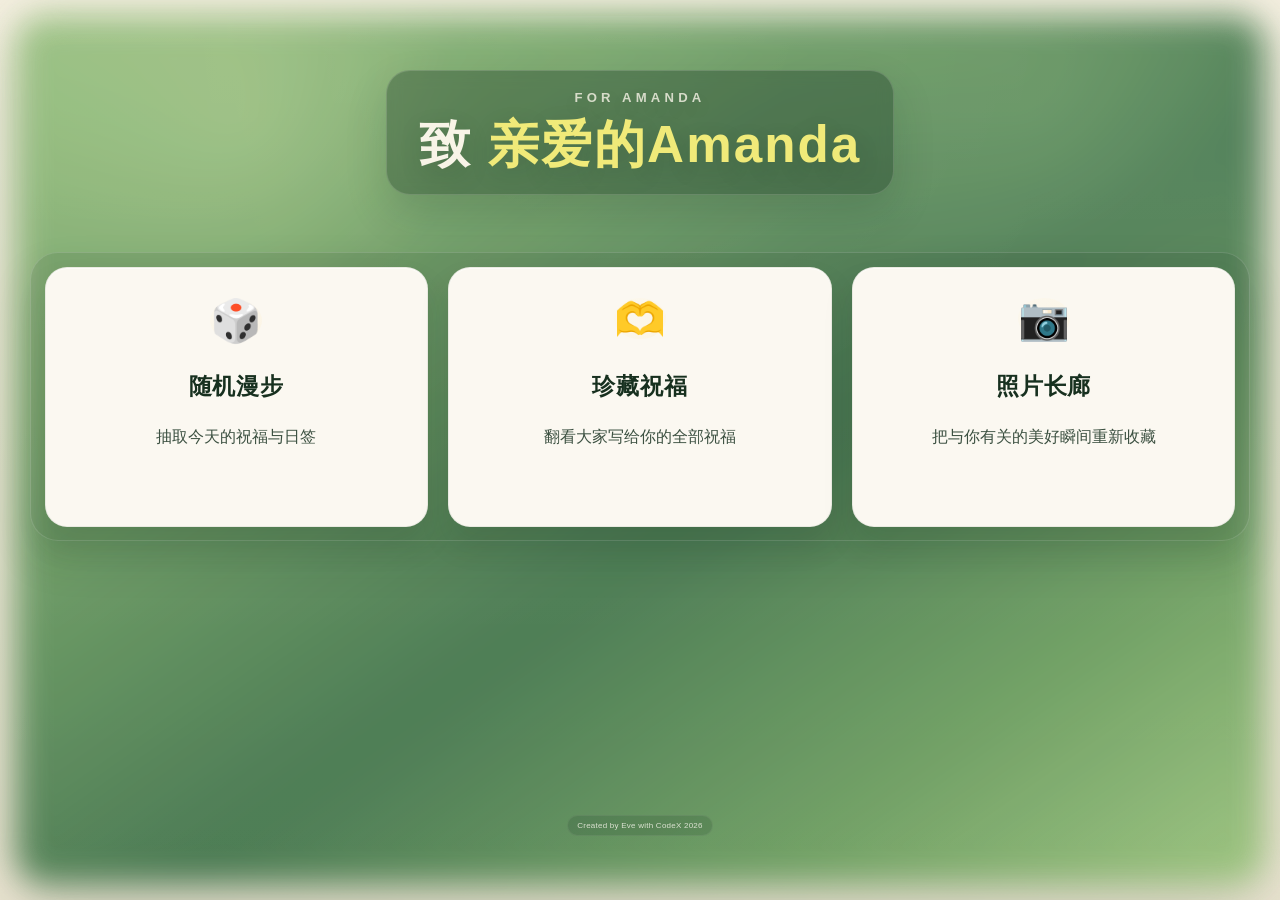
<file: index.html>
<!DOCTYPE html>
<html lang="zh-CN">
<head>
    <meta charset="UTF-8">
    <meta name="viewport" content="width=device-width, initial-scale=1.0">
    <title>致亲爱的Amanda</title>
    <link rel="stylesheet" href="css/style.css">
</head>
<body class="home-page">
    <div class="page-botanical home-botanical" aria-hidden="true">
        <span class="sprig sprig-left"></span>
        <span class="sprig sprig-right"></span>
        <span class="sprig sprig-bottom"></span>
    </div>
    <div class="home-blooms" aria-hidden="true">
        <span class="bloom bloom-a"></span>
        <span class="bloom bloom-b"></span>
        <span class="bloom bloom-c"></span>
        <span class="bloom bloom-d"></span>
    </div>
    <div class="home-container">
        <h1 class="home-title">致 <span>亲爱的Amanda</span></h1>

        <div class="button-container">
            <a href="random-walk.html" class="bookmark-card">
                <span class="bookmark-icon">🎲</span>
                <div class="bookmark-title">随机漫步</div>
                <div class="bookmark-desc">抽取今天的祝福与日签</div>
            </a>

            <a href="memories.html" class="bookmark-card">
                <span class="bookmark-icon">🫶</span>
                <div class="bookmark-title">珍藏祝福</div>
                <div class="bookmark-desc">翻看大家写给你的全部祝福</div>
            </a>

            <a href="gallery.html" class="bookmark-card">
                <span class="bookmark-icon">📷</span>
                <div class="bookmark-title">照片长廊</div>
                <div class="bookmark-desc">把与你有关的美好瞬间重新收藏</div>
            </a>
        </div>

        <div class="home-credit">Created by Eve with CodeX 2026</div>
    </div>
</body>
</html>
</file>
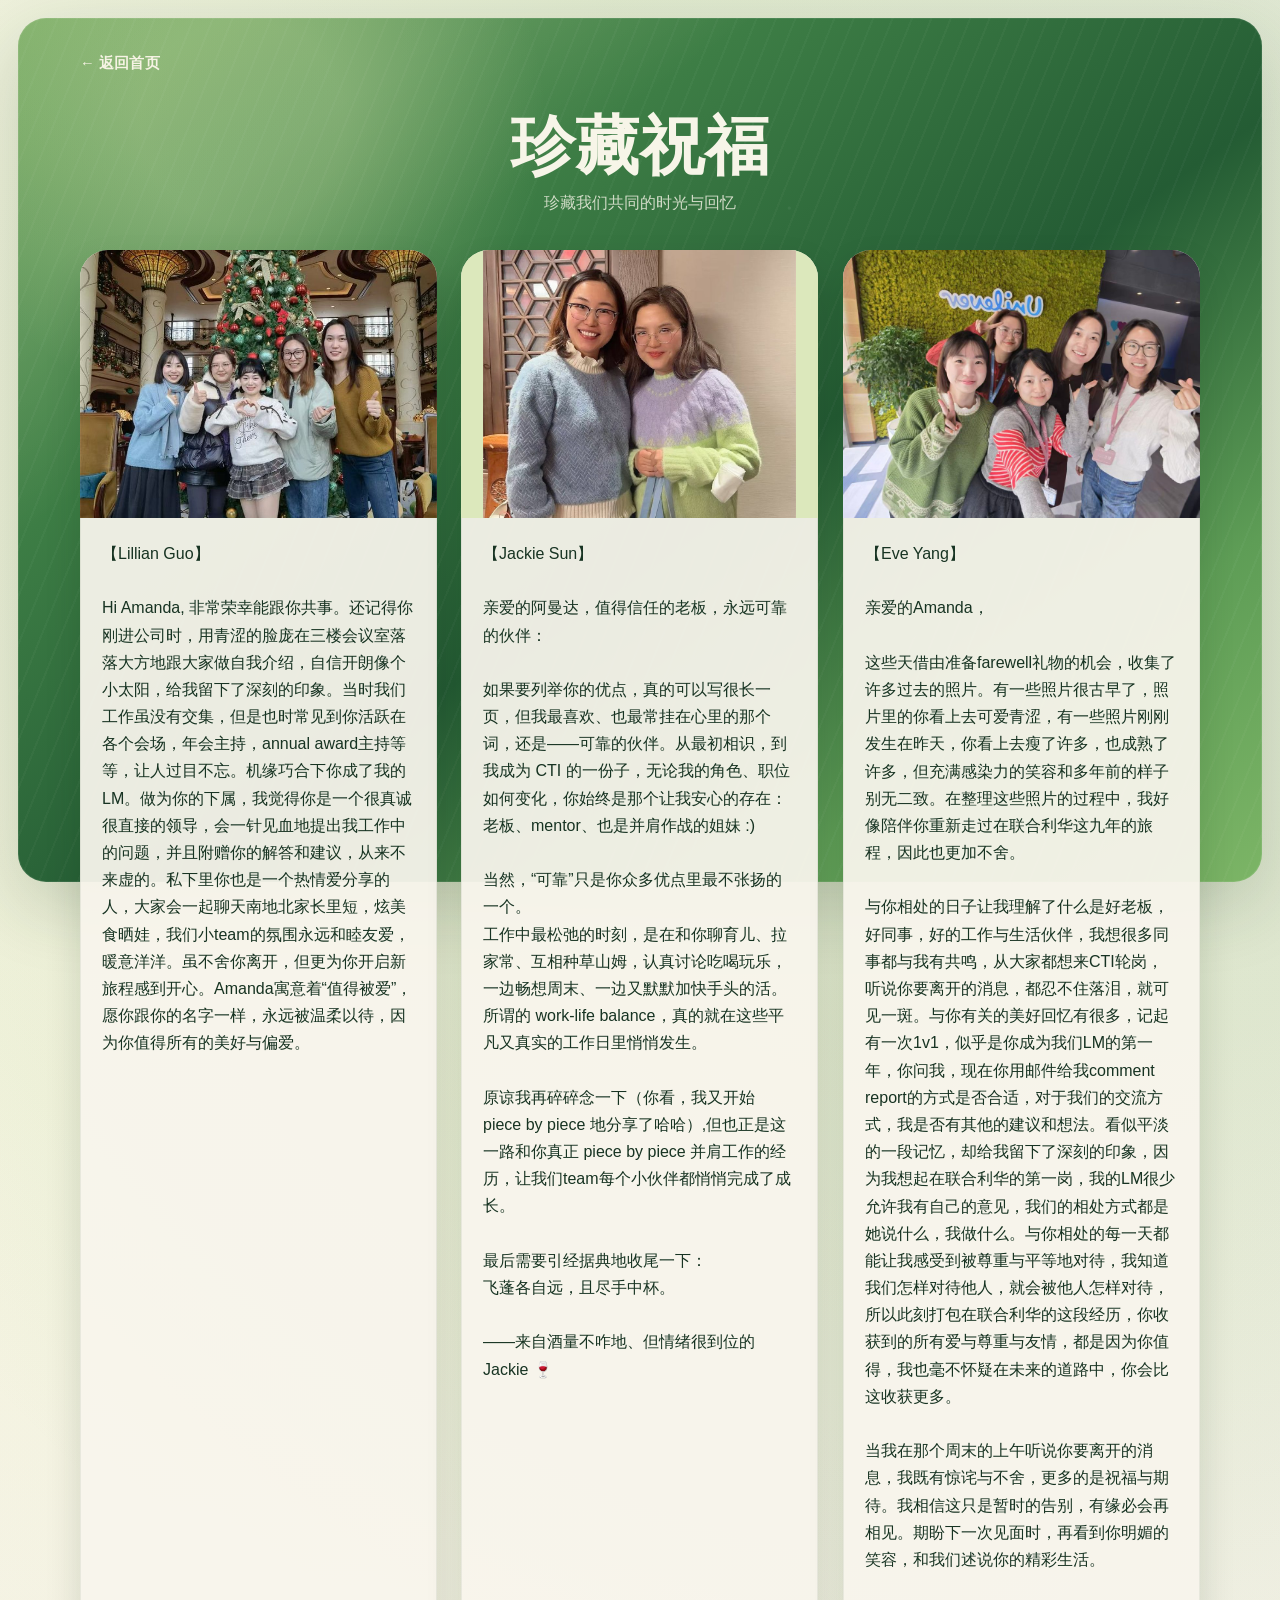
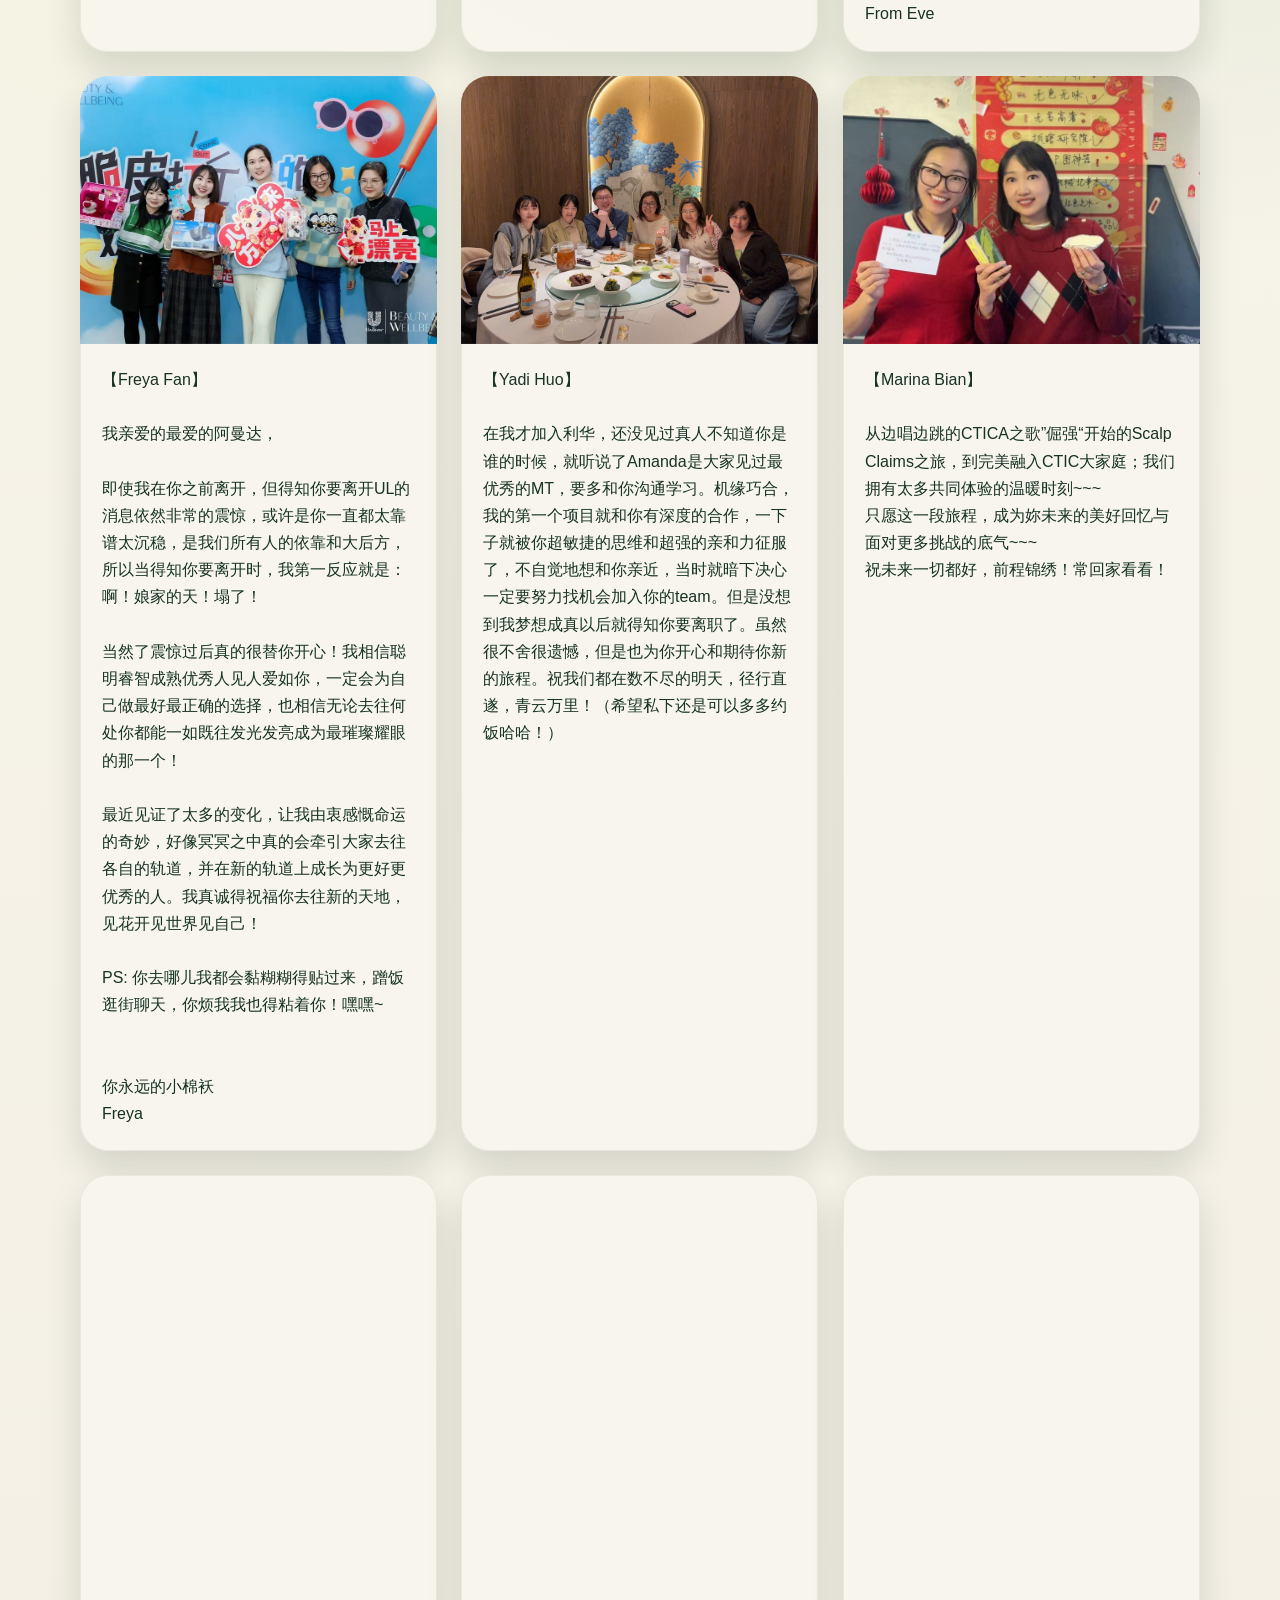
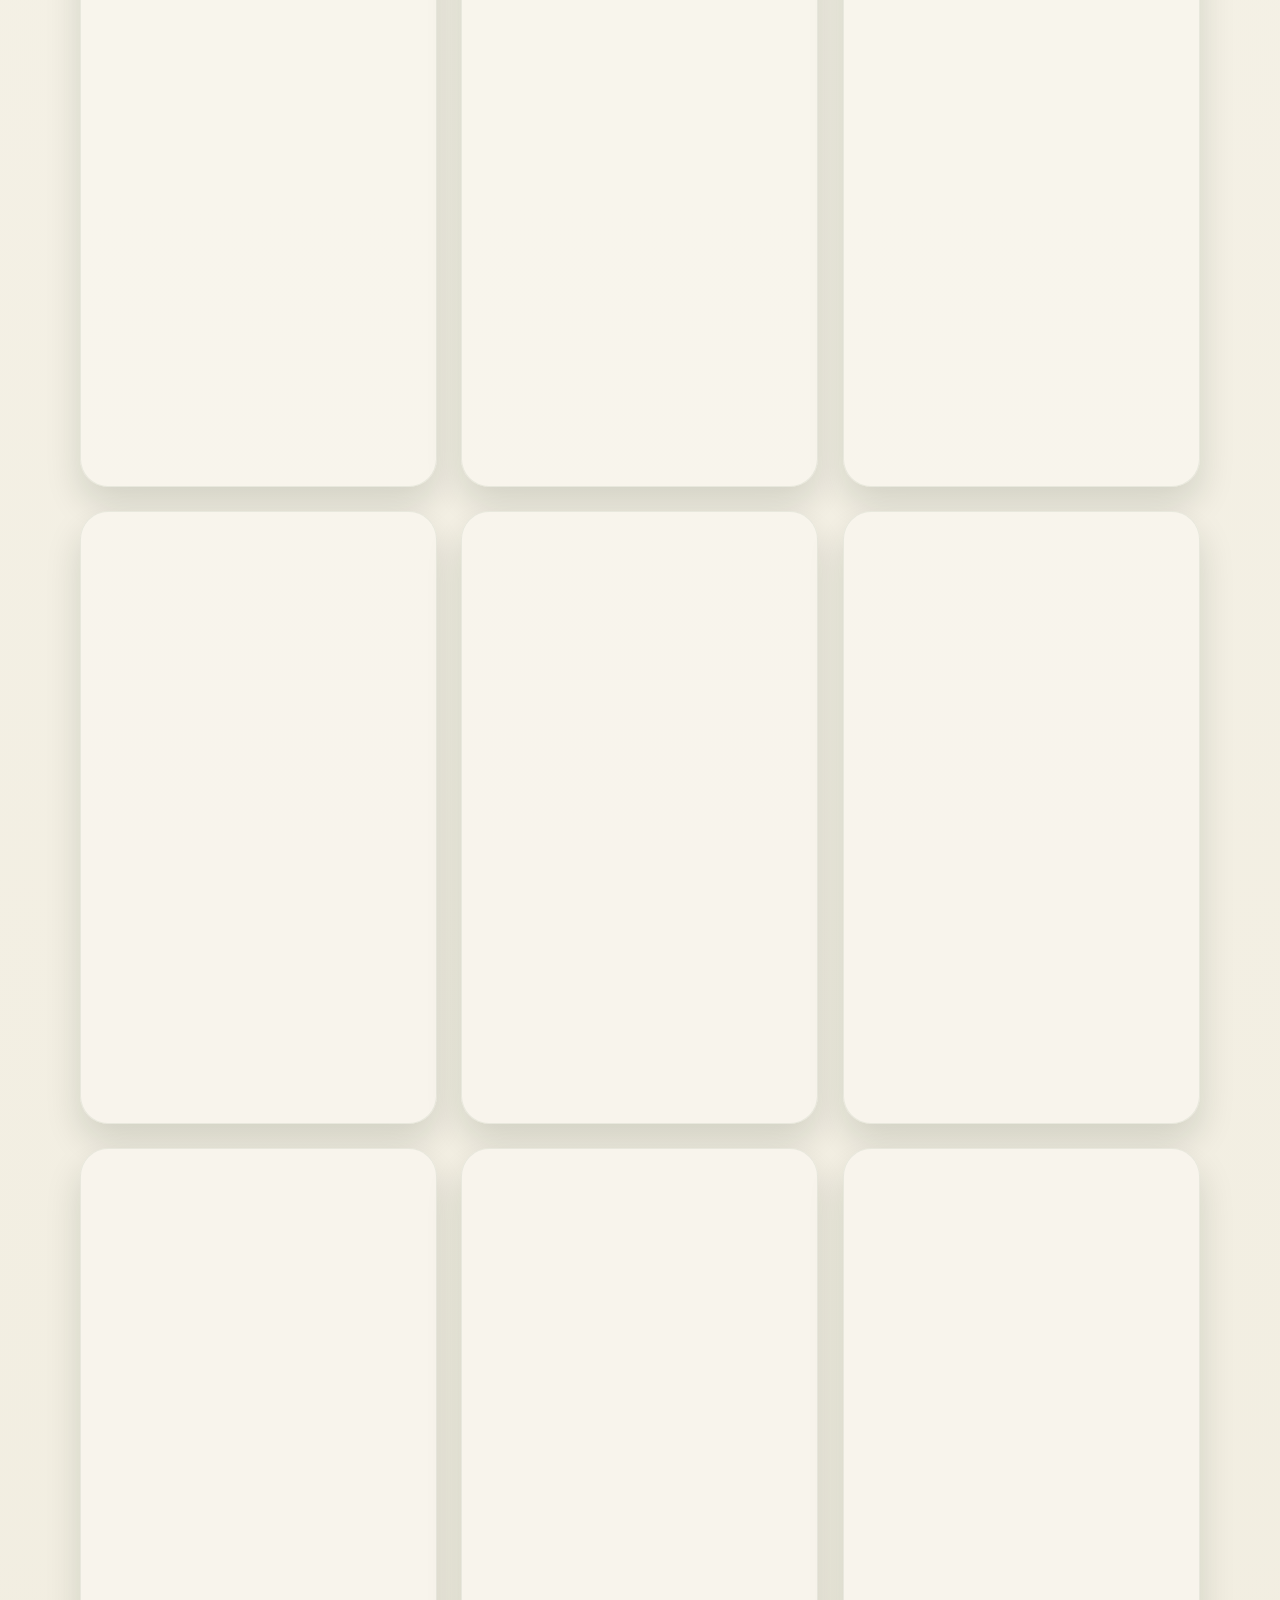
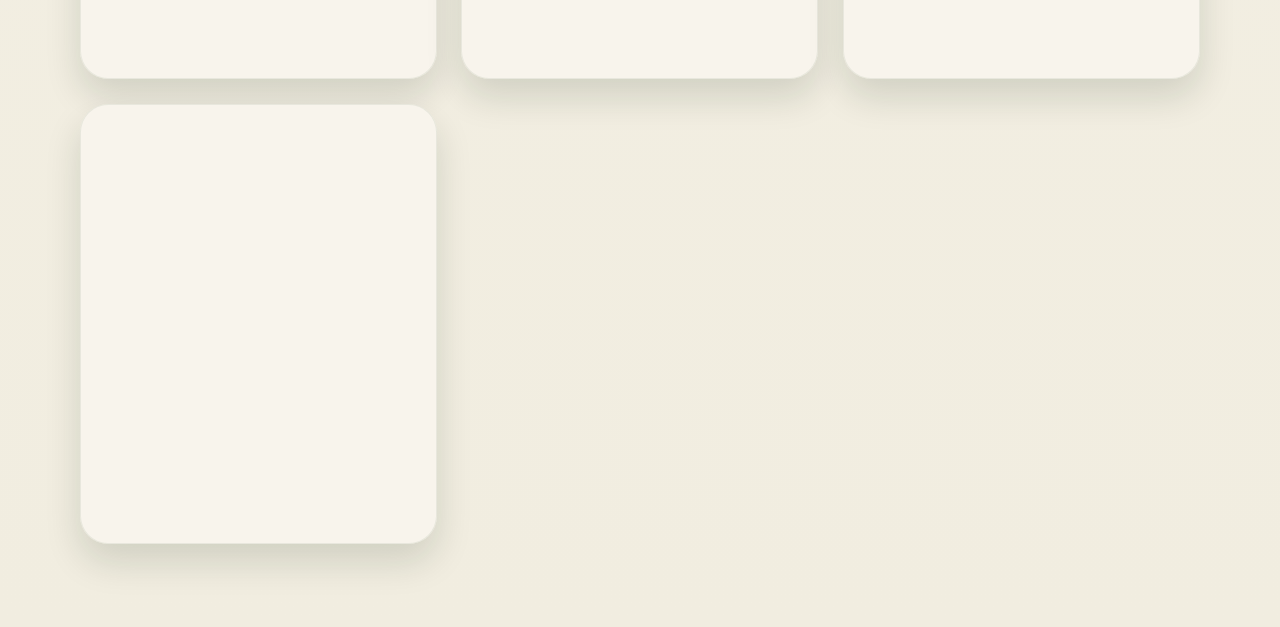
<file: memories.html>
<!DOCTYPE html>
<html lang="zh-CN">
<head>
    <meta charset="UTF-8">
    <meta name="viewport" content="width=device-width, initial-scale=1.0">
    <title>珍藏祝福 - 珍藏我们的时光</title>
    <link rel="stylesheet" href="css/style.css">
</head>
<body class="page-memories">
    <div class="page-botanical" aria-hidden="true">
        <span class="sprig sprig-left"></span>
        <span class="sprig sprig-right"></span>
        <span class="sprig sprig-bottom"></span>
    </div>
    <div class="memories-container">
        <a href="index.html" class="back-link">返回首页</a>
        
        <div class="memories-header">
            <h1 class="memories-title">珍藏祝福</h1>
            <p class="memories-subtitle">珍藏我们共同的时光与回忆</p>
        </div>
        
        <div class="memories-grid" id="memoriesGrid">
            <!-- 卡片将由JavaScript动态生成 -->
        </div>
    </div>
    
    <script src="js/data.js?v=20260413a"></script>
    <script src="js/memories.js"></script>
</body>
</html>
</file>
<file: css/style.css>
/* ==================== */
/* 基础样式 */
/* ==================== */
* {
    margin: 0;
    padding: 0;
    box-sizing: border-box;
}

:root {
    --green-950: #173722;
    --green-900: #214d2e;
    --green-800: #2b6b3b;
    --green-700: #4f975c;
    --green-500: #84be7b;
    --mist-100: #eef8ef;
    --mist-200: #d9f0db;
    --glow-yellow: #eef15d;
    --glow-white: rgba(255, 255, 255, 0.94);
    --line-soft: rgba(226, 248, 224, 0.18);
    --shadow-soft: rgba(18, 45, 22, 0.2);
    --shadow-strong: rgba(10, 28, 14, 0.34);
}

body {
    font-family: "Songti SC", "STSong", "Noto Serif SC", "Source Han Serif SC", "SimSun", serif;
    background-color: #d8edd7;
    color: var(--glow-white);
    min-height: 100vh;
    background-image:
        linear-gradient(135deg, rgba(234, 255, 238, 0.24) 0%, rgba(234, 255, 238, 0) 34%),
        radial-gradient(circle at 20% 18%, rgba(222, 249, 227, 0.42) 0%, transparent 18%),
        linear-gradient(125deg, #98d291 0%, #5ea968 18%, #2d7a3c 36%, #7bc17a 54%, #bce0ba 72%, #2e7d41 100%);
    background-attachment: fixed;
}

body::before,
body::after {
    content: "";
    position: fixed;
    pointer-events: none;
    z-index: 0;
}

body::before {
    inset: 18px;
    border: 6px solid rgba(246, 255, 246, 0.76);
    box-shadow:
        0 0 0 1px rgba(255, 255, 255, 0.12),
        0 24px 70px rgba(14, 34, 18, 0.18);
    background:
        radial-gradient(circle at 18% 16%, rgba(233, 255, 236, 0.36) 0%, transparent 18%),
        radial-gradient(circle at 58% 32%, rgba(219, 248, 227, 0.28) 0%, transparent 16%),
        linear-gradient(128deg, rgba(203, 235, 196, 0.96) 0%, rgba(98, 169, 93, 0.96) 18%, rgba(38, 110, 48, 0.98) 36%, rgba(122, 193, 123, 0.94) 54%, rgba(202, 231, 199, 0.92) 72%, rgba(43, 113, 56, 0.98) 100%);
    border-radius: 18px;
    overflow: hidden;
}

body::after {
    inset: 18px;
    background:
        repeating-linear-gradient(110deg, rgba(255, 255, 255, 0.08) 0 2px, transparent 2px 14px),
        radial-gradient(circle at 20% 20%, rgba(255, 255, 255, 0.18) 0 1px, transparent 2px),
        radial-gradient(circle at 64% 30%, rgba(255, 255, 255, 0.14) 0 1px, transparent 2px);
    border-radius: 18px;
    opacity: 0.34;
    mix-blend-mode: screen;
}

body > * {
    position: relative;
    z-index: 1;
}

.page-botanical {
    position: fixed;
    inset: 0;
    pointer-events: none;
    z-index: 0;
}

.sprig {
    position: absolute;
    opacity: 0.08;
    filter: blur(1px);
}

.sprig::before,
.sprig::after {
    content: "";
    position: absolute;
}

.sprig-left {
    top: 92px;
    left: 26px;
    width: 176px;
    height: 420px;
}

.sprig-left::before {
    left: 74px;
    top: 0;
    width: 2px;
    height: 100%;
    background: linear-gradient(180deg, rgba(120, 151, 128, 0) 0%, rgba(120, 151, 128, 0.34) 18%, rgba(120, 151, 128, 0.24) 100%);
    transform: rotate(-8deg);
}

.sprig-left::after {
    inset: 38px 0 0 0;
    background:
        radial-gradient(ellipse at 56px 36px, rgba(188, 212, 191, 0.46) 0 20px, transparent 21px),
        radial-gradient(ellipse at 102px 72px, rgba(163, 192, 170, 0.42) 0 18px, transparent 19px),
        radial-gradient(ellipse at 42px 142px, rgba(205, 223, 205, 0.4) 0 18px, transparent 19px),
        radial-gradient(ellipse at 116px 186px, rgba(150, 181, 158, 0.34) 0 18px, transparent 19px),
        radial-gradient(ellipse at 52px 250px, rgba(192, 216, 196, 0.38) 0 20px, transparent 21px),
        radial-gradient(ellipse at 108px 304px, rgba(150, 181, 158, 0.26) 0 16px, transparent 17px);
}

.sprig-right {
    top: 116px;
    right: 34px;
    width: 188px;
    height: 390px;
}

.sprig-right::before {
    right: 78px;
    top: 0;
    width: 2px;
    height: 100%;
    background: linear-gradient(180deg, rgba(120, 151, 128, 0) 0%, rgba(120, 151, 128, 0.3) 18%, rgba(120, 151, 128, 0.2) 100%);
    transform: rotate(10deg);
}

.sprig-right::after {
    inset: 42px 0 0 0;
    background:
        radial-gradient(ellipse at 122px 32px, rgba(188, 212, 191, 0.42) 0 18px, transparent 19px),
        radial-gradient(ellipse at 72px 86px, rgba(163, 192, 170, 0.36) 0 18px, transparent 19px),
        radial-gradient(ellipse at 136px 146px, rgba(205, 223, 205, 0.34) 0 18px, transparent 19px),
        radial-gradient(ellipse at 66px 214px, rgba(150, 181, 158, 0.28) 0 16px, transparent 17px),
        radial-gradient(ellipse at 126px 278px, rgba(192, 216, 196, 0.32) 0 18px, transparent 19px);
}

.sprig-bottom {
    left: 50%;
    bottom: 22px;
    width: 380px;
    height: 116px;
    transform: translateX(-50%);
    opacity: 0.34;
}

.sprig-bottom::before {
    left: 50%;
    bottom: 0;
    width: 240px;
    height: 2px;
    background: linear-gradient(90deg, rgba(120, 151, 128, 0) 0%, rgba(120, 151, 128, 0.24) 24%, rgba(120, 151, 128, 0.24) 76%, rgba(120, 151, 128, 0) 100%);
    transform: translateX(-50%);
}

.sprig-bottom::after {
    inset: 0;
    background:
        radial-gradient(ellipse at 28% 62%, rgba(193, 216, 196, 0.34) 0 16px, transparent 17px),
        radial-gradient(ellipse at 40% 30%, rgba(167, 194, 173, 0.28) 0 14px, transparent 15px),
        radial-gradient(ellipse at 50% 56%, rgba(221, 233, 221, 0.28) 0 16px, transparent 17px),
        radial-gradient(ellipse at 62% 24%, rgba(150, 181, 158, 0.22) 0 14px, transparent 15px),
        radial-gradient(ellipse at 74% 62%, rgba(193, 216, 196, 0.28) 0 16px, transparent 17px);
}

.home-page {
    background-image:
        linear-gradient(180deg, rgba(255, 255, 255, 0.04) 0%, rgba(255, 255, 255, 0.02) 100%);
}

.home-page::before {
    background:
        radial-gradient(circle at 18% 16%, rgba(233, 255, 236, 0.36) 0%, transparent 18%),
        radial-gradient(circle at 58% 32%, rgba(219, 248, 227, 0.28) 0%, transparent 16%),
        linear-gradient(128deg, rgba(203, 235, 196, 0.96) 0%, rgba(98, 169, 93, 0.96) 18%, rgba(38, 110, 48, 0.98) 36%, rgba(122, 193, 123, 0.94) 54%, rgba(202, 231, 199, 0.92) 72%, rgba(43, 113, 56, 0.98) 100%);
}

.home-page::after {
    background:
        repeating-linear-gradient(110deg, rgba(255, 255, 255, 0.08) 0 2px, transparent 2px 14px),
        radial-gradient(circle at 20% 20%, rgba(255, 255, 255, 0.18) 0 1px, transparent 2px),
        radial-gradient(circle at 64% 30%, rgba(255, 255, 255, 0.14) 0 1px, transparent 2px);
}

.home-blooms {
    position: fixed;
    inset: 0;
    pointer-events: none;
    z-index: 0;
}

.bloom {
    position: absolute;
    border-radius: 50%;
    opacity: 0.82;
    filter: blur(0);
}

.bloom::before,
.bloom::after {
    content: "";
    position: absolute;
    border-radius: 999px;
}

.bloom-a {
    top: 76px;
    left: 58px;
    width: 168px;
    height: 168px;
    background:
        radial-gradient(circle at 50% 50%, rgba(251, 255, 249, 0.92) 0 12px, transparent 13px),
        radial-gradient(circle at 34% 34%, rgba(238, 244, 235, 0.86) 0 18px, transparent 19px),
        radial-gradient(circle at 68% 34%, rgba(233, 241, 229, 0.86) 0 18px, transparent 19px),
        radial-gradient(circle at 74% 62%, rgba(225, 236, 221, 0.8) 0 18px, transparent 19px),
        radial-gradient(circle at 28% 68%, rgba(239, 245, 235, 0.82) 0 18px, transparent 19px);
}

.bloom-a::before {
    inset: 10px 28px 56px 28px;
    background:
        linear-gradient(135deg, rgba(162, 196, 169, 0.56) 0%, rgba(122, 159, 129, 0.22) 100%);
    transform: rotate(-32deg);
}

.bloom-a::after {
    inset: 64px 18px 12px 62px;
    background:
        linear-gradient(135deg, rgba(143, 178, 151, 0.46) 0%, rgba(96, 132, 105, 0.16) 100%);
    transform: rotate(34deg);
}

.bloom-b {
    right: 86px;
    top: 122px;
    width: 124px;
    height: 124px;
    opacity: 0.62;
    background:
        radial-gradient(circle at 50% 50%, rgba(247, 251, 245, 0.9) 0 9px, transparent 10px),
        radial-gradient(circle at 34% 34%, rgba(228, 237, 222, 0.8) 0 14px, transparent 15px),
        radial-gradient(circle at 68% 34%, rgba(219, 231, 214, 0.8) 0 14px, transparent 15px),
        radial-gradient(circle at 72% 64%, rgba(210, 225, 205, 0.76) 0 14px, transparent 15px),
        radial-gradient(circle at 28% 68%, rgba(233, 242, 229, 0.82) 0 14px, transparent 15px);
}

.bloom-b::before {
    inset: 12px 24px 40px 24px;
    background: linear-gradient(135deg, rgba(164, 197, 169, 0.44) 0%, rgba(111, 144, 117, 0.14) 100%);
    transform: rotate(-28deg);
}

.bloom-b::after {
    inset: 46px 14px 10px 48px;
    background: linear-gradient(135deg, rgba(151, 183, 157, 0.34) 0%, rgba(101, 132, 106, 0.12) 100%);
    transform: rotate(34deg);
}

.bloom-c {
    left: 112px;
    bottom: 92px;
    width: 104px;
    height: 104px;
    opacity: 0.5;
    background:
        radial-gradient(circle at 50% 50%, rgba(248, 252, 246, 0.88) 0 8px, transparent 9px),
        radial-gradient(circle at 34% 34%, rgba(228, 238, 223, 0.78) 0 12px, transparent 13px),
        radial-gradient(circle at 68% 34%, rgba(223, 234, 218, 0.78) 0 12px, transparent 13px),
        radial-gradient(circle at 72% 64%, rgba(212, 227, 207, 0.7) 0 12px, transparent 13px),
        radial-gradient(circle at 28% 68%, rgba(236, 243, 232, 0.76) 0 12px, transparent 13px);
}

.bloom-c::before {
    inset: 10px 18px 34px 18px;
    background: linear-gradient(135deg, rgba(165, 198, 171, 0.42) 0%, rgba(112, 144, 118, 0.14) 100%);
    transform: rotate(-30deg);
}

.bloom-c::after {
    inset: 38px 10px 8px 40px;
    background: linear-gradient(135deg, rgba(146, 177, 152, 0.28) 0%, rgba(100, 129, 105, 0.1) 100%);
    transform: rotate(28deg);
}

.bloom-d {
    right: 124px;
    bottom: 68px;
    width: 184px;
    height: 184px;
    opacity: 0.48;
    background:
        radial-gradient(circle at 50% 50%, rgba(248, 252, 246, 0.92) 0 12px, transparent 13px),
        radial-gradient(circle at 34% 34%, rgba(232, 239, 227, 0.82) 0 18px, transparent 19px),
        radial-gradient(circle at 68% 34%, rgba(225, 235, 220, 0.82) 0 18px, transparent 19px),
        radial-gradient(circle at 74% 62%, rgba(214, 227, 209, 0.76) 0 18px, transparent 19px),
        radial-gradient(circle at 28% 68%, rgba(236, 244, 232, 0.8) 0 18px, transparent 19px);
}

.bloom-d::before {
    inset: 14px 30px 62px 30px;
    background: linear-gradient(135deg, rgba(164, 197, 169, 0.46) 0%, rgba(112, 146, 119, 0.16) 100%);
    transform: rotate(-32deg);
}

.bloom-d::after {
    inset: 70px 18px 14px 68px;
    background: linear-gradient(135deg, rgba(145, 177, 151, 0.32) 0%, rgba(98, 128, 104, 0.12) 100%);
    transform: rotate(34deg);
}

html {
    scroll-behavior: smooth;
}

a {
    text-decoration: none;
    color: inherit;
}

/* ==================== */
/* 首页样式 */
/* ==================== */
.home-container {
    display: flex;
    flex-direction: column;
    align-items: center;
    justify-content: center;
    min-height: 100vh;
    width: min(960px, calc(100% - 64px));
    margin: 0 auto;
    padding: 84px 0 64px;
    position: relative;
    text-align: center;
}

.home-container::before {
    display: none;
}

.home-title {
    font-size: clamp(2.9rem, 5.6vw, 5.1rem);
    color: var(--glow-white);
    margin-bottom: 52px;
    font-weight: 400;
    letter-spacing: 0.08em;
    text-align: center;
    text-indent: 0;
    text-shadow:
        0 0 20px rgba(255, 255, 255, 0.16),
        0 0 40px rgba(238, 241, 93, 0.12);
    position: relative;
    max-width: none;
}

.home-title span {
    font-weight: 500;
    color: var(--glow-yellow);
}

.home-title::before {
    content: "春天终将来临";
    display: block;
    margin-bottom: 22px;
    color: rgba(238, 241, 93, 0.86);
    font-size: 0.86rem;
    letter-spacing: 0.68em;
    text-indent: 0.68em;
    font-weight: 500;
}

/* 按钮容器 */
.button-container {
    display: flex;
    flex-wrap: wrap;
    justify-content: center;
    gap: 18px;
    width: min(860px, 100%);
    position: relative;
    padding: 0;
    background: transparent;
    border-radius: 0;
    box-shadow: none;
}

/* 书签卡片按钮 */
.bookmark-card {
    background: linear-gradient(180deg, rgba(255, 255, 255, 0.14) 0%, rgba(255, 255, 255, 0.06) 100%);
    border: 1px solid rgba(241, 255, 232, 0.18);
    border-radius: 22px;
    padding: 26px 22px 22px;
    box-shadow:
        0 16px 34px rgba(9, 28, 13, 0.22),
        inset 0 0 0 1px rgba(255, 255, 255, 0.08);
    cursor: pointer;
    transition: all 0.4s ease-out;
    text-align: center;
    width: min(100%, 250px);
    min-width: 220px;
    position: relative;
    overflow: hidden;
    backdrop-filter: blur(6px);
}

.bookmark-card:hover {
    transform: translateY(-6px) scale(1.02);
    border-color: rgba(241, 255, 232, 0.26);
    box-shadow:
        0 20px 42px rgba(9, 28, 13, 0.28),
        0 0 18px rgba(238, 241, 93, 0.08);
}

.bookmark-card::after {
    content: "";
    position: absolute;
    inset: 0;
    background: linear-gradient(135deg, rgba(255, 255, 255, 0.12) 0%, transparent 36%, rgba(238, 241, 93, 0.08) 100%);
    pointer-events: none;
}

.bookmark-icon {
    font-size: 2.6rem;
    margin-bottom: 14px;
    display: block;
    opacity: 0.96;
    text-align: center;
    filter: drop-shadow(0 0 8px rgba(255, 255, 255, 0.14));
}

.bookmark-title {
    font-size: 1.38rem;
    color: var(--glow-white);
    font-weight: 500;
    margin-bottom: 6px;
    letter-spacing: 0.06em;
}

.bookmark-desc {
    font-size: 0.92rem;
    color: rgba(247, 255, 245, 0.82);
    line-height: 1.72;
    max-width: none;
}

.final-section {
    width: min(1280px, calc(100% - 24px));
    margin: 0 auto 36px;
}

.section-intro {
    text-align: center;
    margin: 0 auto 28px;
    max-width: 760px;
}

.section-intro h2 {
    color: var(--glow-white);
    font-size: 2rem;
    font-weight: 400;
    margin-bottom: 12px;
}

.section-intro p:last-child {
    color: rgba(247, 255, 245, 0.8);
    line-height: 1.85;
}

.final-home .home-container {
    min-height: 92vh;
}

.final-home .home-title {
    margin-bottom: 32px;
}

.final-home .random-walk-container,
.final-home .memories-container,
.final-home .gallery-page {
    min-height: auto;
    padding-left: 0;
    padding-right: 0;
}

.final-home .gallery-page,
.final-home .memories-container {
    max-width: none;
}

/* ==================== */
/* 随机漫步页面 */
/* ==================== */
.random-walk-container {
    display: flex;
    flex-direction: column;
    align-items: center;
    justify-content: center;
    min-height: 100vh;
    max-width: 1080px;
    margin: 0 auto;
    padding: 68px 20px 80px;
}

/* 抽签按钮 */
.draw-button {
    background: linear-gradient(135deg, rgba(244, 255, 245, 0.2) 0%, rgba(171, 226, 161, 0.18) 100%);
    border: 1px solid rgba(246, 255, 246, 0.18);
    color: #FFFFFF;
    border: none;
    border-radius: 50%;
    width: 180px;
    height: 180px;
    font-size: 1.3rem;
    cursor: pointer;
    box-shadow: 
        0 10px 34px rgba(10, 28, 14, 0.28),
        0 4px 12px rgba(0, 0, 0, 0.1);
    transition: all 0.4s ease-out;
    font-family: inherit;
    letter-spacing: 1px;
    display: flex;
    align-items: center;
    justify-content: center;
    position: relative;
}

.draw-button:hover {
    transform: scale(1.08);
    box-shadow: 
        0 14px 42px rgba(10, 28, 14, 0.38),
        0 6px 16px rgba(0, 0, 0, 0.12);
}

.draw-button:active {
    transform: scale(0.95);
}

.draw-button::after {
    content: "";
    position: absolute;
    inset: 14px;
    border-radius: 50%;
    border: 1px solid rgba(255, 255, 255, 0.26);
}

.draw-button.is-drawing {
    transform: scale(0.98);
    box-shadow:
        0 16px 44px rgba(10, 28, 14, 0.34),
        0 0 0 10px rgba(238, 241, 93, 0.08);
    animation: drawButtonPulse 0.9s ease-in-out infinite;
}

.draw-button.is-drawing::after {
    border-color: rgba(255, 245, 137, 0.62);
    animation: drawButtonRing 0.9s ease-in-out infinite;
}

/* 卡片容器 */
.card-container {
    perspective: 1000px;
    display: none;
    flex-direction: column;
    align-items: center;
    width: min(100%, 620px);
}

.card-container.is-unfolding {
    animation: cardContainerRise 0.42s ease-out;
}

/* 结果卡片 */
.result-card {
    background: linear-gradient(180deg, rgba(243, 255, 244, 0.16) 0%, rgba(227, 255, 225, 0.1) 100%);
    border: 1px solid rgba(246, 255, 246, 0.18);
    border-radius: 24px;
    padding: 30px;
    max-width: 450px;
    width: 100%;
    box-shadow: 
        0 12px 40px rgba(10, 28, 14, 0.24),
        0 4px 16px rgba(0, 0, 0, 0.08);
    transform: rotateY(90deg) scaleY(0.82) translateY(18px);
    transform-origin: center top;
    opacity: 0;
    transition: transform 0.72s cubic-bezier(0.2, 0.8, 0.2, 1), opacity 0.42s ease-out, box-shadow 0.42s ease-out;
}

.result-card.is-unfolding {
    box-shadow:
        0 18px 52px rgba(10, 28, 14, 0.3),
        0 6px 18px rgba(0, 0, 0, 0.08);
}

.result-card.show {
    transform: rotateY(0deg) scaleY(1) translateY(0);
    opacity: 1;
}

/* 照片 */
.result-photo {
    width: 100%;
    border-radius: 12px;
    margin-bottom: 20px;
    opacity: 0;
    transform: translateY(10px);
    filter: none;
    transition: opacity 0.36s ease-out, transform 0.42s ease-out;
}

.result-photo.clear {
    filter: none;
}

.result-photo.show {
    opacity: 1;
    transform: translateY(0);
}

/* 祝福语 */
.result-blessing {
    font-size: 1.1rem;
    line-height: 1.8;
    color: var(--glow-white);
    margin-bottom: 20px;
    min-height: 60px;
    white-space: pre-line;
    opacity: 0;
    transform: translateY(8px);
    transition: opacity 0.36s ease-out, transform 0.42s ease-out;
}

.result-blessing.show {
    opacity: 1;
    transform: translateY(0);
}

/* 日签 */
.daily-quote {
    background: linear-gradient(135deg, rgba(238, 241, 93, 0.92) 0%, rgba(255, 245, 137, 0.9) 100%);
    border: 1px solid rgba(123, 118, 40, 0.14);
    border-radius: 12px;
    padding: 16px 20px;
    font-size: 0.95rem;
    color: #483c11;
    font-style: normal;
    opacity: 0;
    transition: opacity 0.8s ease-out;
}

.daily-quote.show {
    opacity: 1;
}

@keyframes drawButtonPulse {
    0%, 100% {
        transform: scale(0.98) translateY(0);
    }
    50% {
        transform: scale(1.03) translateY(-4px);
    }
}

@keyframes drawButtonRing {
    0%, 100% {
        inset: 14px;
        opacity: 0.8;
    }
    50% {
        inset: 9px;
        opacity: 1;
    }
}

@keyframes cardContainerRise {
    from {
        opacity: 0;
        transform: translateY(8px);
    }
    to {
        opacity: 1;
        transform: translateY(0);
    }
}

/* 操作按钮区 */
.action-buttons {
    margin-top: 30px;
    display: flex;
    gap: 20px;
    flex-wrap: wrap;
    justify-content: center;
}

.action-btn {
    background: rgba(243, 255, 244, 0.12);
    border: 1px solid rgba(246, 255, 246, 0.18);
    color: var(--glow-white);
    padding: 12px 28px;
    border-radius: 30px;
    font-size: 1rem;
    cursor: pointer;
    transition: all 0.3s ease-out;
    font-family: inherit;
}

.action-btn:hover {
    background: rgba(238, 241, 93, 0.88);
    color: #27431f;
}

/* ==================== */
/* 往昔记忆页面 */
/* ==================== */
.memories-container {
    padding: 68px 20px 96px;
    max-width: 1120px;
    margin: 0 auto;
}

.memories-header {
    text-align: center;
    margin-bottom: 50px;
}

.memories-title {
    font-size: 2.2rem;
    color: var(--glow-white);
    font-weight: 400;
    margin-bottom: 10px;
    letter-spacing: 2px;
}

.memories-subtitle {
    font-size: 1rem;
    color: rgba(247, 255, 245, 0.8);
}

/* 返回按钮 */
.back-link {
    display: inline-block;
    margin-bottom: 30px;
    color: var(--glow-white);
    font-size: 0.95rem;
    transition: color 0.3s ease-out;
}

.back-link:hover {
    color: var(--glow-yellow);
}

.back-link::before {
    content: "← ";
}

/* 卡片瀑布流 */
.memories-grid {
    display: grid;
    grid-template-columns: repeat(auto-fill, minmax(320px, 1fr));
    gap: 26px;
}

/* 记忆卡片 */
.memory-card {
    background: linear-gradient(180deg, rgba(243, 255, 244, 0.16) 0%, rgba(227, 255, 225, 0.1) 100%);
    border: 1px solid rgba(246, 255, 246, 0.18);
    border-radius: 18px;
    overflow: hidden;
    box-shadow: 
        0 10px 30px rgba(10, 28, 14, 0.18),
        0 2px 8px rgba(0, 0, 0, 0.05);
    transition: all 0.4s ease-out;
}

.memory-card:hover {
    transform: translateY(-6px) scale(1.02);
    box-shadow: 
        0 16px 44px rgba(10, 28, 14, 0.28),
        0 4px 12px rgba(0, 0, 0, 0.08);
}

.memory-photo {
    width: 100%;
    display: block;
    aspect-ratio: 4 / 3;
    object-fit: cover;
    background: linear-gradient(135deg, rgba(235, 255, 234, 0.3) 0%, rgba(161, 220, 146, 0.26) 100%);
}

.memory-photo-full {
    object-fit: contain;
    object-position: center;
    background: rgba(244, 239, 226, 0.96);
}

.memory-content {
    padding: 22px 22px 24px;
}

.memory-blessing {
    font-size: 1rem;
    line-height: 1.7;
    color: var(--glow-white);
    white-space: pre-line;
}

/* ==================== */
/* 照片长廊页面 */
/* ==================== */
.gallery-page {
    max-width: 1120px;
    margin: 0 auto;
    padding: 68px 20px 100px;
}

.gallery-header {
    text-align: center;
    margin-bottom: 28px;
}

.gallery-kicker,
.section-label {
    color: rgba(255, 248, 233, 0.76);
    letter-spacing: 0.22em;
    text-transform: uppercase;
    font-size: 0.78rem;
    margin-bottom: 14px;
}

.gallery-title {
    color: var(--glow-white);
    font-size: 2.8rem;
    font-weight: 400;
    letter-spacing: 0.08em;
    margin-bottom: 0;
}

.gallery-subtitle {
    max-width: 760px;
    margin: 0 auto;
    color: rgba(247, 255, 245, 0.8);
    line-height: 1.9;
    font-size: 1rem;
}

.gallery-section {
    background: linear-gradient(180deg, rgba(243, 255, 244, 0.14) 0%, rgba(227, 255, 225, 0.08) 100%);
    border: 1px solid rgba(246, 255, 246, 0.16);
    border-radius: 28px;
    box-shadow: 0 20px 50px rgba(10, 28, 14, 0.18);
    padding: 28px 28px 30px;
    margin-bottom: 24px;
}

.gallery-section-alt {
    background:
        linear-gradient(180deg, rgba(243, 255, 244, 0.12) 0%, rgba(227, 255, 225, 0.06) 100%);
}

.section-copy {
    margin-bottom: 22px;
}

.section-copy h2 {
    color: var(--glow-white);
    font-size: 1.9rem;
    font-weight: 400;
    margin-bottom: 12px;
}

.section-copy p:last-child {
    color: rgba(247, 255, 245, 0.8);
    line-height: 1.85;
    max-width: 760px;
}

.heart-panel {
    display: flex;
    justify-content: center;
    padding: 6px 0 4px;
}

.heart-grid {
    display: grid;
    grid-template-columns: repeat(var(--heart-columns, 19), minmax(0, 1fr));
    grid-template-rows: repeat(var(--heart-rows, 14), minmax(0, 1fr));
    gap: 6px;
    width: min(100%, 900px);
    margin: 0 auto;
    justify-content: center;
}

.heart-cell,
.photo-tile {
    border: 0;
    padding: 0;
    cursor: pointer;
    position: relative;
    overflow: hidden;
    background: rgba(232, 255, 231, 0.22);
}

.heart-cell {
    aspect-ratio: 1 / 1;
    border-radius: 10px;
    box-shadow:
        0 8px 18px rgba(10, 28, 14, 0.18),
        0 2px 6px rgba(0, 0, 0, 0.04);
    transition: transform 0.35s ease, box-shadow 0.35s ease;
}

.heart-cell:hover,
.photo-tile:hover {
    transform: translateY(-4px) rotate(-1deg);
    box-shadow:
        0 16px 34px rgba(10, 28, 14, 0.28),
        0 4px 14px rgba(0, 0, 0, 0.08);
}

.heart-cell img,
.photo-tile img {
    width: 100%;
    display: block;
}

.heart-image {
    height: 100%;
    object-fit: cover;
}

.heart-cell::after,
.photo-tile::after {
    content: "";
    position: absolute;
    inset: 0;
    background: linear-gradient(180deg, transparent 35%, rgba(14, 39, 18, 0.28) 100%);
    opacity: 0;
    transition: opacity 0.3s ease;
}

.heart-cell:hover::after,
.photo-tile:hover::after {
    opacity: 1;
}

.photo-wall {
    display: flex;
    flex-direction: column;
    gap: 18px;
    min-height: 120px;
}

.photo-row {
    display: flex;
    gap: 18px;
    align-items: stretch;
}

.photo-row--portrait {
    --photo-row-height: clamp(250px, 24vw, 330px);
}

.photo-row--landscape {
    --photo-row-height: clamp(180px, 16vw, 240px);
}

.photo-row--square,
.photo-row--mixed {
    --photo-row-height: clamp(210px, 19vw, 280px);
}

.photo-tile {
    display: block;
    width: auto;
    flex: max(var(--photo-ratio, 1), 0.75) 1 0;
    min-width: 0;
    height: var(--photo-row-height, clamp(210px, 19vw, 280px));
    margin-bottom: 0;
    border-radius: 18px;
    background: rgba(243, 255, 244, 0.12);
    padding: 10px;
    box-shadow:
        0 10px 26px rgba(10, 28, 14, 0.18),
        0 2px 8px rgba(0, 0, 0, 0.05);
    transition: transform 0.35s ease, box-shadow 0.35s ease;
    break-inside: avoid;
}

.photo-tile-image {
    width: 100%;
    height: 100%;
    object-fit: contain;
    border-radius: 12px;
}

.image-missing {
    background: linear-gradient(135deg, rgba(235, 255, 234, 0.3) 0%, rgba(161, 220, 146, 0.26) 100%);
}

.image-missing::before {
    content: "照片加载失败";
    position: absolute;
    inset: 0;
    display: grid;
    place-items: center;
    color: var(--glow-white);
    font-size: 0.9rem;
    z-index: 1;
}

.image-missing img {
    opacity: 0;
}

.memories-sentinel {
    width: 100%;
    height: 1px;
}

.lightbox {
    position: fixed;
    inset: 0;
    background: rgba(11, 31, 14, 0.84);
    display: none;
    align-items: center;
    justify-content: center;
    padding: 24px;
    z-index: 1000;
}

.lightbox.open {
    display: flex;
}

.lightbox-stage {
    max-width: min(1240px, 88vw);
    max-height: 88vh;
    text-align: center;
}

.lightbox-image {
    max-width: 100%;
    max-height: 82vh;
    border-radius: 24px;
    box-shadow: 0 24px 60px rgba(0, 0, 0, 0.3);
    image-rendering: auto;
}

.lightbox-caption {
    color: rgba(247, 255, 245, 0.92);
    margin-top: 16px;
    line-height: 1.7;
    font-size: 0.95rem;
}

.lightbox-close,
.lightbox-nav {
    position: absolute;
    border: 0;
    color: rgba(247, 255, 245, 0.94);
    background: rgba(255, 255, 255, 0.1);
    cursor: pointer;
    transition: background 0.25s ease, transform 0.25s ease;
}

.lightbox-close:hover,
.lightbox-nav:hover {
    background: rgba(255, 255, 255, 0.2);
    transform: scale(1.05);
}

.lightbox-close {
    top: 24px;
    right: 24px;
    width: 48px;
    height: 48px;
    border-radius: 50%;
    font-size: 2rem;
    line-height: 1;
}

.lightbox-nav {
    top: 50%;
    transform: translateY(-50%);
    width: 54px;
    height: 54px;
    border-radius: 50%;
    font-size: 2.2rem;
    line-height: 1;
}

.lightbox-prev {
    left: 28px;
}

.lightbox-next {
    right: 28px;
}

/* ==================== */
/* 响应式设计 */
/* ==================== */
@media (max-width: 1024px) and (min-width: 768px) {
    .home-container,
    .random-walk-container {
        padding: 56px 28px;
    }

    .home-container {
        grid-template-columns: minmax(0, 1fr);
        width: min(760px, calc(100% - 48px));
        gap: 40px;
        padding: 72px 0 56px;
    }

    .home-container::before {
        display: none;
    }

    .home-title {
        margin-bottom: 44px;
        max-width: none;
        text-align: center;
        text-indent: 0.14em;
    }

    .section-intro h2 {
        font-size: 1.8rem;
    }

    .button-container {
        width: min(700px, 100%);
        justify-self: center;
    }

    .bookmark-card {
        grid-template-columns: 52px minmax(0, 1fr) auto;
        padding: 24px 0;
    }

    .bloom-a {
        width: 140px;
        height: 140px;
        left: 30px;
        top: 70px;
    }

    .bloom-d {
        width: 152px;
        height: 152px;
        right: 50px;
        bottom: 54px;
    }

    .result-card {
        max-width: 620px;
        padding: 28px;
    }

    .result-blessing {
        font-size: 1.08rem;
        line-height: 1.9;
    }

    .daily-quote {
        font-size: 1rem;
    }

    .memories-container {
        padding: 56px 24px 80px;
    }

    .memories-grid {
        grid-template-columns: repeat(2, minmax(0, 1fr));
        gap: 22px;
    }

    .memory-content {
        padding: 18px;
    }

    .memory-blessing {
        font-size: 1rem;
        line-height: 1.8;
    }

    .gallery-page {
        padding: 48px 24px 88px;
    }

    .gallery-title {
        font-size: 2.4rem;
    }

    .gallery-subtitle {
        font-size: 1.05rem;
        line-height: 1.85;
    }

    .gallery-section {
        padding: 28px 24px;
    }

    .section-copy h2 {
        font-size: 1.7rem;
    }

    .section-copy p:last-child {
        font-size: 1rem;
    }

    .heart-grid {
        gap: 5px;
        width: min(100%, 720px);
    }

    .heart-cell {
        border-radius: 8px;
    }

    .photo-wall {
        gap: 14px;
    }

    .photo-row {
        gap: 14px;
    }

    .photo-row--portrait {
        --photo-row-height: clamp(220px, 28vw, 290px);
    }

    .photo-row--landscape {
        --photo-row-height: clamp(170px, 20vw, 220px);
    }

    .photo-row--square,
    .photo-row--mixed {
        --photo-row-height: clamp(190px, 24vw, 240px);
    }

    .lightbox-stage {
        max-width: min(760px, 78vw);
    }
}

@media (max-width: 767px) {
    .home-page::before,
    .home-page::after {
        opacity: 0.58;
    }

    .sprig-left,
    .sprig-right {
        opacity: 0.28;
    }

    .sprig-left {
        left: -18px;
        width: 120px;
    }

    .sprig-right {
        right: -18px;
        width: 120px;
    }

    .sprig-bottom {
        width: 250px;
        bottom: 18px;
    }

    .bloom-a {
        width: 98px;
        height: 98px;
        left: 14px;
        top: 86px;
    }

    .bloom-b {
        width: 82px;
        height: 82px;
        right: 18px;
        top: 112px;
    }

    .bloom-c {
        width: 72px;
        height: 72px;
        left: 12px;
        bottom: 86px;
    }

    .bloom-d {
        width: 112px;
        height: 112px;
        right: 18px;
        bottom: 54px;
    }

    .home-title {
        font-size: 2rem;
        margin-bottom: 36px;
        line-height: 1.45;
        letter-spacing: 0.12em;
        text-align: center;
        text-indent: 0.12em;
        max-width: none;
    }

    .home-title::before {
        font-size: 0.7rem;
        letter-spacing: 0.28em;
        text-indent: 0.28em;
        margin-bottom: 14px;
    }

    .final-section {
        width: calc(100% - 16px);
        margin-bottom: 22px;
    }

    .section-intro {
        margin-bottom: 20px;
        padding: 0 6px;
    }

    .section-intro h2 {
        font-size: 1.4rem;
        line-height: 1.35;
    }

    .section-intro p:last-child {
        font-size: 0.96rem;
        line-height: 1.8;
    }

    .button-container {
        width: 100%;
        justify-self: stretch;
    }

    .home-container {
        grid-template-columns: 1fr;
        width: min(100%, calc(100% - 28px));
        gap: 22px;
        padding: 68px 0 48px;
    }

    .home-container::before {
        display: none;
    }

    .bookmark-card {
        grid-template-columns: 42px minmax(0, 1fr) auto;
        padding: 20px 0;
        width: 100%;
    }

    .bookmark-desc {
        font-size: 0.94rem;
        line-height: 1.75;
    }

    .bookmark-title {
        font-size: 1.28rem;
        line-height: 1.3;
    }

    .bookmark-icon {
        font-size: 1.5rem;
    }

    .draw-button {
        width: 132px;
        height: 132px;
        font-size: 1rem;
    }

    .result-card {
        padding: 18px;
        border-radius: 18px;
    }

    .result-blessing {
        font-size: 1rem;
        line-height: 1.9;
        min-height: 0;
    }

    .daily-quote {
        font-size: 0.95rem;
        line-height: 1.7;
    }

    .memories-grid {
        grid-template-columns: 1fr;
        gap: 18px;
    }

    .memories-title {
        font-size: 1.6rem;
    }

    .memories-subtitle,
    .memory-blessing {
        font-size: 0.98rem;
        line-height: 1.8;
    }

    .gallery-page {
        padding: 36px 14px 72px;
    }

    .gallery-title {
        font-size: 2rem;
        line-height: 1.2;
        letter-spacing: 0.04em;
    }

    .gallery-subtitle {
        font-size: 0.98rem;
        line-height: 1.8;
    }

    .gallery-section {
        padding: 20px 14px;
        border-radius: 20px;
        margin-bottom: 20px;
    }

    .section-copy h2 {
        font-size: 1.35rem;
        line-height: 1.35;
    }

    .section-copy p:last-child {
        font-size: 0.96rem;
        line-height: 1.8;
    }

    .heart-grid {
        width: 100%;
        gap: 3px;
    }

    .heart-cell {
        border-radius: 5px;
    }

    .photo-wall {
        gap: 10px;
    }

    .photo-row {
        gap: 10px;
    }

    .photo-row--portrait {
        --photo-row-height: clamp(180px, 44vw, 240px);
    }

    .photo-row--landscape,
    .photo-row--square,
    .photo-row--mixed {
        --photo-row-height: clamp(150px, 38vw, 200px);
    }

    .photo-tile {
        padding: 8px;
        border-radius: 14px;
        margin-bottom: 10px;
    }

    .lightbox {
        padding: 18px 12px;
    }

    .lightbox-stage {
        max-width: 100%;
    }

    .lightbox-image {
        max-height: 62vh;
        border-radius: 16px;
    }

    .lightbox-caption {
        font-size: 0.9rem;
        line-height: 1.7;
    }

    .lightbox-close {
        top: 14px;
        right: 14px;
    }

    .lightbox-nav {
        width: 44px;
        height: 44px;
        font-size: 1.8rem;
        top: auto;
        bottom: 24px;
        transform: none;
    }

    .lightbox-prev {
        left: 24px;
    }

    .lightbox-next {
        right: 24px;
    }
}

/* ==================== */
/* studio.CBR Inspired Redesign */
/* ==================== */

body {
    font-family: "Cormorant Garamond", "Noto Serif SC", "Songti SC", serif;
    color: #173326;
    background:
        radial-gradient(circle at 18% 14%, rgba(255, 255, 255, 0.48) 0 8%, transparent 24%),
        linear-gradient(180deg, #f7f3eb 0%, #efe6d8 100%);
}

body::before {
    inset: 16px;
    border-radius: 22px;
    border: 1px solid rgba(38, 71, 48, 0.14);
    background:
        linear-gradient(180deg, rgba(255, 255, 255, 0.24) 0%, rgba(255, 255, 255, 0.08) 14%, transparent 14%),
        linear-gradient(180deg, #f7f3eb 0%, #f0e8db 100%);
    box-shadow:
        0 18px 50px rgba(22, 43, 28, 0.08),
        inset 0 0 0 1px rgba(255, 255, 255, 0.32);
}

body::after {
    inset: 16px;
    border-radius: 22px;
    background:
        linear-gradient(90deg, rgba(31, 58, 38, 0.04) 0 1px, transparent 1px 100%),
        linear-gradient(180deg, rgba(31, 58, 38, 0.035) 0 1px, transparent 1px 100%);
    background-size: 100% 100%, 100% 100%;
    opacity: 0.3;
    mix-blend-mode: multiply;
}

.page-botanical,
.home-blooms,
.sprig,
.bloom {
    display: none !important;
}

.home-page,
.page-random,
.page-memories,
.page-gallery {
    color: #173326;
}

.home-container,
.random-walk-container,
.memories-container,
.gallery-page {
    width: min(1180px, calc(100% - 72px));
    min-height: calc(100vh - 32px);
    margin: 16px auto;
    padding-left: 0;
    padding-right: 0;
    position: relative;
}

.home-container {
    display: flex;
    flex-direction: column;
    align-items: stretch;
    justify-content: flex-start;
    gap: 0;
    padding-top: 64px;
    padding-bottom: 26px;
}

.home-container::before {
    display: none;
}

.home-title {
    max-width: none;
    margin: 0 0 30px;
    color: #173326;
    font-size: clamp(2.9rem, 5.2vw, 4.8rem);
    font-weight: 600;
    letter-spacing: 0.03em;
    line-height: 1.04;
    text-align: left;
    text-indent: 0;
    text-shadow: none;
}

.home-title::before {
    content: "AMANDA FAREWELL GIFT";
    display: block;
    margin: 0 0 18px;
    color: rgba(23, 51, 38, 0.52);
    background: none;
    padding: 0;
    border-radius: 0;
    font-family: "Avenir Next", "Helvetica Neue", sans-serif;
    font-size: 0.78rem;
    font-weight: 600;
    letter-spacing: 0.28em;
    text-transform: uppercase;
    text-indent: 0;
}

.home-title span {
    color: #173326;
    font-weight: 700;
}

.button-container {
    display: grid;
    grid-template-columns: repeat(3, minmax(0, 1fr));
    gap: 20px;
    width: 100%;
    justify-self: stretch;
    padding: 0;
    background: transparent;
    box-shadow: none;
}

.bookmark-card {
    width: 100%;
    min-width: 0;
    padding: 28px 22px 22px;
    display: flex;
    flex-direction: column;
    align-items: flex-start;
    gap: 10px;
    text-align: left;
    color: #173326;
    background: rgba(255, 252, 246, 0.74);
    border: 1px solid rgba(31, 58, 38, 0.12);
    border-radius: 12px;
    box-shadow:
        0 10px 24px rgba(22, 43, 28, 0.05),
        inset 0 0 0 1px rgba(255, 255, 255, 0.4);
    backdrop-filter: blur(3px);
}

.bookmark-card::before,
.bookmark-card::after {
    display: none;
}

.bookmark-card:hover {
    transform: translateY(-4px);
    box-shadow:
        0 16px 28px rgba(22, 43, 28, 0.08),
        inset 0 0 0 1px rgba(23, 51, 38, 0.08);
}

.bookmark-icon {
    width: 50px;
    height: 50px;
    margin: 0;
    font-size: 1.45rem;
    display: grid;
    place-items: center;
    border-radius: 14px;
    background: #203f2a;
    color: #f6f1e4;
    opacity: 1;
    text-align: center;
    filter: none;
}

.bookmark-card .bookmark-icon {
    justify-self: auto;
    transform: none;
}

.bookmark-title {
    margin: 2px 0 0;
    color: #173326;
    font-size: 1.28rem;
    font-weight: 700;
    letter-spacing: 0.02em;
}

.bookmark-desc {
    color: rgba(23, 51, 38, 0.72);
    font-family: "Avenir Next", "Helvetica Neue", "PingFang SC", sans-serif;
    font-size: 0.92rem;
    line-height: 1.7;
}

.home-credit {
    margin-top: auto;
    padding-top: 24px;
    color: rgba(23, 51, 38, 0.54);
    font-family: "Avenir Next", "Helvetica Neue", sans-serif;
    font-size: 0.82rem;
    letter-spacing: 0.12em;
    text-transform: uppercase;
}

.random-walk-container,
.memories-container,
.gallery-page {
    padding-top: 38px;
    padding-bottom: 56px;
}

.back-link {
    margin-bottom: 34px;
    color: #173326;
    font-family: "Avenir Next", "Helvetica Neue", sans-serif;
    font-size: 0.92rem;
    font-weight: 600;
    letter-spacing: 0.06em;
    text-transform: uppercase;
}

.back-link:hover {
    color: #48674d;
}

.section-intro,
.memories-header,
.gallery-header {
    margin: 0 0 30px;
    text-align: left;
    max-width: 820px;
}

.section-intro h2,
.memories-title,
.gallery-title {
    color: #173326;
    font-size: clamp(2.2rem, 4vw, 3.4rem);
    font-weight: 700;
    letter-spacing: 0.02em;
    line-height: 1.05;
}

.memories-subtitle,
.gallery-subtitle,
.section-copy p:last-child {
    color: rgba(23, 51, 38, 0.68);
    font-family: "Avenir Next", "Helvetica Neue", "PingFang SC", sans-serif;
}

.draw-button {
    background: #173326;
    color: #f6f1e4;
    box-shadow:
        0 16px 30px rgba(22, 43, 28, 0.12),
        inset 0 0 0 1px rgba(255, 255, 255, 0.12);
}

.draw-button::after {
    display: none;
}

.result-card,
.memory-card,
.gallery-section,
.gallery-section-alt {
    background: rgba(255, 252, 246, 0.86);
    border: 1px solid rgba(31, 58, 38, 0.1);
    border-radius: 14px;
    color: #173326;
    box-shadow:
        0 12px 24px rgba(22, 43, 28, 0.05),
        inset 0 0 0 1px rgba(255, 255, 255, 0.3);
}

.result-blessing,
.memory-blessing,
.section-copy h2 {
    color: #173326;
}

.daily-quote {
    background: #223f2a;
    color: #f6f1e4;
    border: 0;
    border-radius: 10px;
}

.action-btn {
    background: #173326;
    color: #f6f1e4;
    border: 0;
    box-shadow: none;
}

.action-btn:hover {
    background: #37563a;
    color: #f6f1e4;
}

.memory-photo,
.heart-cell,
.photo-tile {
    background: #ebe3d2;
}

.heart-cell,
.photo-tile {
    box-shadow: 0 8px 18px rgba(22, 43, 28, 0.06);
}

.heart-cell:hover,
.photo-tile:hover {
    transform: translateY(-4px);
    box-shadow: 0 16px 28px rgba(22, 43, 28, 0.12);
}

.lightbox {
    background: rgba(17, 35, 21, 0.9);
}

.lightbox-close,
.lightbox-nav {
    background: rgba(255, 252, 246, 0.12);
    color: #f6f1e4;
}

.lightbox-caption {
    color: #f6f1e4;
}

@media (max-width: 900px) {
    .button-container {
        grid-template-columns: 1fr;
    }

    .home-container,
    .random-walk-container,
    .memories-container,
    .gallery-page {
        width: min(100%, calc(100% - 36px));
    }

    .home-title {
        font-size: 2.6rem;
    }
}

@media (max-width: 767px) {
    body::before,
    body::after {
        inset: 10px;
        border-radius: 18px;
    }

    .home-container,
    .random-walk-container,
    .memories-container,
    .gallery-page {
        width: min(100%, calc(100% - 24px));
        margin: 10px auto;
    }

    .home-container {
        padding-top: 42px;
        padding-bottom: 22px;
    }

    .home-title {
        font-size: 2.2rem;
        margin-bottom: 24px;
        text-align: left;
    }

    .home-title::before {
        font-size: 0.68rem;
        margin-bottom: 14px;
        letter-spacing: 0.2em;
    }

    .bookmark-card {
        padding: 20px 18px 18px;
        border-radius: 12px;
    }

    .bookmark-icon {
        width: 46px;
        height: 46px;
        font-size: 1.35rem;
        border-radius: 12px;
    }

    .bookmark-desc {
        font-size: 0.9rem;
    }

    .home-credit {
        font-size: 0.72rem;
        letter-spacing: 0.08em;
        padding-top: 22px;
    }
}

/* ==================== */
/* 动画 */
/* ==================== */
@keyframes fadeIn {
    from { opacity: 0; transform: translateY(20px); }
    to { opacity: 1; transform: translateY(0); }
}

.fade-in {
    animation: fadeIn 0.6s ease-out forwards;
}

/* ==================== */
/* Final Home Override */
/* ==================== */

body.home-page {
    font-family: "Iowan Old Style", "Georgia", "Songti SC", serif;
    color: #fff8f2;
    background:
        radial-gradient(circle at 50% 44%, rgba(255, 250, 244, 0.98) 0 10%, rgba(255, 240, 224, 0.82) 16%, rgba(255, 216, 144, 0.44) 24%, rgba(255, 158, 160, 0.18) 34%, transparent 48%),
        radial-gradient(circle at 16% 78%, rgba(255, 91, 64, 0.88) 0 10%, rgba(255, 144, 66, 0.78) 18%, transparent 34%),
        radial-gradient(circle at 86% 78%, rgba(255, 146, 46, 0.9) 0 8%, rgba(255, 110, 158, 0.72) 16%, transparent 32%),
        radial-gradient(circle at 18% 16%, rgba(238, 172, 207, 0.74) 0 12%, transparent 32%),
        radial-gradient(circle at 84% 14%, rgba(191, 160, 228, 0.74) 0 10%, transparent 28%),
        linear-gradient(180deg, #cfd8d0 0%, #f5c0bd 24%, #ffe59a 48%, #ffb45d 72%, #ff6a3c 100%);
}

body.home-page::before {
    inset: 0;
    border-radius: 0;
    border: 0;
    background:
        radial-gradient(circle at 50% 44%, rgba(255, 251, 247, 0.76) 0 6%, rgba(255, 231, 189, 0.36) 12%, transparent 26%),
        radial-gradient(circle at 48% 42%, rgba(255, 255, 255, 0.42) 0 2%, transparent 12%),
        conic-gradient(from 160deg at 50% 52%, rgba(255, 142, 171, 0.38), rgba(255, 214, 102, 0.3), rgba(255, 244, 214, 0.16), rgba(255, 170, 203, 0.28), rgba(255, 142, 171, 0.38));
    box-shadow:
        inset 0 0 120px rgba(255, 255, 255, 0.08);
    opacity: 0.85;
    filter: blur(16px);
}

body.home-page::after {
    inset: 0;
    border-radius: 0;
    background:
        repeating-linear-gradient(118deg, rgba(255, 255, 255, 0.08) 0 2px, transparent 2px 18px),
        radial-gradient(circle at 52% 44%, rgba(255, 255, 255, 0.22) 0 1px, transparent 3px);
    opacity: 0.22;
    mix-blend-mode: screen;
}

body.home-page .page-botanical,
body.home-page .home-blooms {
    display: none !important;
}

body.home-page .home-container {
    width: min(1140px, calc(100% - 64px));
    min-height: 100vh;
    margin: 0 auto;
    padding: 58px 0 32px;
    display: flex;
    flex-direction: column;
    align-items: stretch;
    justify-content: flex-start;
    text-align: left;
    gap: 0;
}

body.home-page .home-container::before {
    display: none;
}

body.home-page .home-title {
    max-width: none;
    margin: 0 0 34px;
    color: #fff9f4;
    font-size: clamp(3rem, 5.6vw, 5.2rem);
    font-weight: 600;
    letter-spacing: 0.02em;
    line-height: 1.02;
    text-align: left;
    text-indent: 0;
    text-shadow:
        0 0 16px rgba(255, 255, 255, 0.16),
        0 0 34px rgba(255, 220, 137, 0.14);
}

body.home-page .home-title::before {
    content: "AMANDA FAREWELL GIFT";
    display: block;
    margin: 0 0 22px;
    color: rgba(255, 248, 242, 0.68);
    background: none;
    padding: 0;
    border-radius: 0;
    font-family: "Avenir Next", "Helvetica Neue", sans-serif;
    font-size: 0.78rem;
    font-weight: 600;
    letter-spacing: 0.3em;
    text-transform: uppercase;
    text-indent: 0;
}

body.home-page .home-title span {
    color: #fff6d0;
    font-weight: 700;
}

body.home-page .button-container {
    display: grid;
    grid-template-columns: repeat(3, minmax(0, 1fr));
    gap: 18px;
    width: 100%;
    padding: 0;
    background: transparent;
    box-shadow: none;
    justify-self: stretch;
}

body.home-page .button-container::before {
    display: none;
}

body.home-page .bookmark-card {
    width: 100%;
    min-width: 0;
    padding: 26px 20px 20px;
    display: flex;
    flex-direction: column;
    align-items: flex-start;
    gap: 10px;
    text-align: left;
    color: #fffaf6;
    background: linear-gradient(180deg, rgba(255, 253, 249, 0.14) 0%, rgba(255, 242, 233, 0.08) 100%);
    border: 1px solid rgba(255, 245, 233, 0.18);
    border-radius: 18px;
    box-shadow:
        0 18px 34px rgba(130, 42, 20, 0.16),
        inset 0 0 0 1px rgba(255, 255, 255, 0.08);
    backdrop-filter: blur(10px);
}

body.home-page .bookmark-card::before,
body.home-page .bookmark-card::after {
    display: none;
}

body.home-page .bookmark-card:hover {
    transform: translateY(-4px);
    box-shadow:
        0 24px 40px rgba(130, 42, 20, 0.18),
        0 0 24px rgba(255, 239, 177, 0.12);
}

body.home-page .bookmark-icon {
    width: 50px;
    height: 50px;
    margin: 0;
    font-size: 1.45rem;
    display: grid;
    place-items: center;
    border-radius: 50%;
    background: linear-gradient(145deg, rgba(255, 255, 255, 0.18) 0%, rgba(255, 250, 232, 0.1) 100%);
    color: #fff9e2;
    opacity: 1;
    text-align: center;
    filter: none;
}

body.home-page .bookmark-title {
    margin: 2px 0 0;
    color: #fffaf6;
    font-size: 1.28rem;
    font-weight: 700;
    letter-spacing: 0.02em;
}

body.home-page .bookmark-desc {
    color: rgba(255, 246, 240, 0.76);
    font-family: "Avenir Next", "Helvetica Neue", "PingFang SC", sans-serif;
    font-size: 0.92rem;
    line-height: 1.7;
}

body.home-page .home-credit {
    margin-top: auto;
    padding-top: 26px;
    color: rgba(255, 246, 240, 0.56);
    font-family: "Avenir Next", "Helvetica Neue", sans-serif;
    font-size: 0.82rem;
    letter-spacing: 0.12em;
    text-transform: uppercase;
}

@media (max-width: 900px) {
    body.home-page .button-container {
        grid-template-columns: 1fr;
    }

    body.home-page .home-container {
        width: min(100%, calc(100% - 36px));
    }
}

@media (max-width: 767px) {
    body.home-page::before,
    body.home-page::after {
        inset: 0;
        border-radius: 0;
    }

    body.home-page .home-container {
        width: min(100%, calc(100% - 24px));
        margin: 0 auto;
        padding-top: 42px;
        padding-bottom: 20px;
    }

    body.home-page .home-title {
        font-size: 2.2rem;
        margin-bottom: 24px;
        text-align: left;
    }

    body.home-page .home-title::before {
        font-size: 0.68rem;
        margin-bottom: 14px;
        letter-spacing: 0.2em;
    }

    body.home-page .bookmark-card {
        padding: 20px 18px 18px;
        border-radius: 12px;
    }

    body.home-page .bookmark-icon {
        width: 46px;
        height: 46px;
        font-size: 1.35rem;
        border-radius: 12px;
    }

    body.home-page .bookmark-desc {
        font-size: 0.9rem;
    }

    body.home-page .home-credit {
        font-size: 0.72rem;
        letter-spacing: 0.08em;
        padding-top: 22px;
    }
}

/* ==================== */
/* Plant One Inspired Redesign */
/* ==================== */

body {
    font-family: "Avenir Next", "PingFang SC", "Microsoft YaHei", sans-serif;
    color: #173322;
    background:
        radial-gradient(circle at 20% 12%, rgba(232, 244, 182, 0.22) 0 10%, transparent 28%),
        radial-gradient(circle at 82% 8%, rgba(106, 165, 95, 0.18) 0 12%, transparent 28%),
        linear-gradient(180deg, #f8f5ec 0%, #f1ede0 100%);
}

body::before {
    inset: 18px;
    border: 0;
    border-radius: 28px;
    background:
        linear-gradient(145deg, rgba(255, 255, 255, 0.08) 0 18%, transparent 30%),
        radial-gradient(circle at 18% 12%, rgba(236, 244, 183, 0.24) 0 8%, transparent 24%),
        linear-gradient(145deg, #74a95d 0%, #3d7d45 30%, #245c34 56%, #5e9d56 80%, #7cb566 100%);
    box-shadow:
        0 24px 70px rgba(25, 53, 31, 0.18),
        inset 0 0 0 1px rgba(255, 255, 255, 0.08);
}

body::after {
    inset: 18px;
    border-radius: 28px;
    background:
        repeating-linear-gradient(112deg, rgba(255, 255, 255, 0.06) 0 2px, transparent 2px 18px),
        radial-gradient(circle at 62% 22%, rgba(255, 255, 255, 0.12) 0 1px, transparent 2px),
        radial-gradient(circle at 26% 66%, rgba(255, 255, 255, 0.1) 0 1px, transparent 2px);
    opacity: 0.45;
    mix-blend-mode: screen;
}

.page-botanical,
.home-blooms,
.sprig,
.bloom {
    display: none;
}

.home-page {
    color: #f8f6e8;
}

.home-container {
    width: min(1160px, calc(100% - 72px));
    min-height: calc(100vh - 36px);
    margin: 18px auto;
    padding: 72px 0 54px;
    display: grid;
    grid-template-columns: minmax(0, 1.15fr) minmax(320px, 0.85fr);
    gap: 48px;
    align-items: center;
}

.home-container::before {
    display: none;
}

.home-title {
    max-width: 6ch;
    margin: 0;
    color: #f7f5e8;
    font-family: "Georgia", "Songti SC", serif;
    font-size: clamp(3.8rem, 7.5vw, 6.4rem);
    font-weight: 600;
    line-height: 0.98;
    letter-spacing: 0.01em;
    text-indent: 0;
    text-shadow: none;
}

.home-title::before {
    content: "For Amanda";
    display: inline-block;
    margin: 0 0 28px;
    padding: 10px 14px 8px;
    color: #203321;
    background: #efe76a;
    border-radius: 14px 14px 14px 4px;
    font-family: "Avenir Next", "PingFang SC", sans-serif;
    font-size: 0.82rem;
    font-weight: 700;
    letter-spacing: 0.14em;
    text-indent: 0;
    text-transform: uppercase;
}

.home-title span {
    color: #efe76a;
    font-weight: 700;
}

.button-container {
    display: grid;
    gap: 18px;
    width: min(420px, 100%);
    justify-self: end;
}

.bookmark-card {
    width: 100%;
    min-width: 0;
    padding: 22px 24px;
    display: grid;
    grid-template-columns: 56px minmax(0, 1fr);
    column-gap: 16px;
    align-items: center;
    text-align: left;
    background: rgba(248, 245, 236, 0.94);
    color: #173322;
    border: 0;
    border-radius: 26px;
    box-shadow:
        0 14px 30px rgba(14, 32, 17, 0.14),
        inset 0 0 0 1px rgba(41, 83, 45, 0.08);
    transform: none;
}

.bookmark-card::before,
.button-container::before {
    display: none;
}

.bookmark-card::after {
    content: "";
    position: absolute;
    inset: auto 24px 0 24px;
    height: 1px;
    background: linear-gradient(90deg, rgba(36, 92, 52, 0) 0%, rgba(36, 92, 52, 0.12) 20%, rgba(36, 92, 52, 0.12) 80%, rgba(36, 92, 52, 0) 100%);
}

.bookmark-card:last-child::after {
    display: none;
}

.bookmark-card:hover {
    transform: translateY(-4px);
    box-shadow:
        0 18px 34px rgba(14, 32, 17, 0.18),
        0 0 0 1px rgba(239, 231, 106, 0.2);
}

.bookmark-icon {
    grid-column: 1;
    margin: 0;
    font-size: 2rem;
    width: 56px;
    height: 56px;
    display: grid;
    place-items: center;
    border-radius: 18px;
    background: linear-gradient(145deg, #d9eea8 0%, #a8cf78 100%);
}

.bookmark-card .bookmark-title,
.bookmark-card .bookmark-desc {
    grid-column: 2;
}

.bookmark-card .bookmark-icon {
    justify-self: start;
    transform: none;
}

.bookmark-title {
    margin: 0 0 4px;
    color: #173322;
    font-size: 1.34rem;
    font-weight: 700;
    letter-spacing: 0.01em;
}

.bookmark-desc {
    color: #47694a;
    font-size: 0.95rem;
    line-height: 1.65;
}

.random-walk-container,
.memories-container,
.gallery-page {
    width: min(1120px, calc(100% - 72px));
    min-height: calc(100vh - 36px);
    margin: 18px auto;
    padding: 36px 0 64px;
}

.back-link {
    color: #f6f3e4;
    font-weight: 600;
    letter-spacing: 0.01em;
    margin-bottom: 42px;
}

.back-link:hover {
    color: #efe76a;
}

.section-intro,
.memories-header,
.gallery-header {
    text-align: left;
    max-width: 780px;
    margin: 0 0 34px;
}

.section-intro h2,
.memories-title,
.gallery-title {
    color: #f7f5e8;
    font-family: "Georgia", "Songti SC", serif;
    font-weight: 700;
    line-height: 1;
    letter-spacing: 0.01em;
}

.section-intro h2 {
    font-size: clamp(2.5rem, 5vw, 4rem);
}

.memories-title,
.gallery-title {
    font-size: clamp(2.6rem, 5vw, 4.2rem);
    margin-bottom: 10px;
}

.memories-subtitle,
.section-copy p:last-child,
.gallery-subtitle {
    color: rgba(247, 245, 232, 0.8);
    font-size: 1rem;
    line-height: 1.7;
}

.draw-button {
    width: 184px;
    height: 184px;
    background: #efe76a;
    color: #1f361f;
    border-radius: 50%;
    border: 0;
    font-weight: 700;
    box-shadow:
        0 16px 36px rgba(17, 36, 20, 0.2),
        inset 0 0 0 10px rgba(255, 255, 255, 0.18);
}

.draw-button::after {
    display: none;
}

.result-card,
.memory-card,
.gallery-section,
.gallery-section-alt {
    background: rgba(248, 245, 236, 0.94);
    color: #173322;
    border-radius: 28px;
    border: 0;
    box-shadow:
        0 18px 36px rgba(14, 32, 17, 0.14),
        inset 0 0 0 1px rgba(37, 78, 42, 0.08);
}

.result-card {
    max-width: 540px;
}

.result-blessing,
.memory-blessing,
.section-copy h2 {
    color: #173322;
}

.daily-quote {
    background: #efe76a;
    color: #24361f;
    border: 0;
    font-weight: 600;
}

.action-btn {
    background: rgba(248, 245, 236, 0.94);
    color: #173322;
    border: 0;
    box-shadow: 0 10px 18px rgba(14, 32, 17, 0.1);
}

.action-btn:hover {
    background: #efe76a;
    color: #1f361f;
}

.memories-grid {
    gap: 24px;
}

.memory-photo,
.heart-cell,
.photo-tile {
    background: #dce8bc;
}

.gallery-section {
    padding: 28px;
}

.heart-cell,
.photo-tile {
    box-shadow: 0 10px 22px rgba(14, 32, 17, 0.12);
}

.heart-cell:hover,
.photo-tile:hover {
    box-shadow: 0 16px 30px rgba(14, 32, 17, 0.18);
}

.lightbox {
    background: rgba(15, 30, 16, 0.88);
}

.lightbox-close,
.lightbox-nav {
    background: rgba(248, 245, 236, 0.16);
    color: #f8f5ec;
}

.lightbox-caption {
    color: #f8f5ec;
}

@media (max-width: 1024px) {
    .home-container {
        grid-template-columns: 1fr;
        gap: 28px;
        width: min(760px, calc(100% - 48px));
        padding: 68px 0 52px;
    }

    .button-container {
        justify-self: start;
        width: min(100%, 460px);
    }
}

@media (max-width: 767px) {
    body::before,
    body::after {
        inset: 10px;
        border-radius: 22px;
    }

    .home-container,
    .random-walk-container,
    .memories-container,
    .gallery-page {
        width: min(100%, calc(100% - 28px));
        margin: 10px auto;
    }

    .home-container {
        padding: 56px 0 44px;
        gap: 22px;
    }

    .home-title {
        font-size: 3rem;
        line-height: 1.02;
        margin-bottom: 12px;
    }

    .home-title::before {
        margin-bottom: 18px;
        font-size: 0.72rem;
        letter-spacing: 0.3em;
        text-indent: 0.3em;
    }

    .button-container {
        width: 100%;
        gap: 14px;
    }

    .bookmark-card {
        padding: 18px 18px;
        grid-template-columns: 48px minmax(0, 1fr);
        border-radius: 22px;
    }

    .bookmark-icon {
        width: 48px;
        height: 48px;
        font-size: 1.6rem;
        border-radius: 14px;
    }

    .bookmark-title {
        font-size: 1.18rem;
    }

    .bookmark-desc {
        font-size: 0.9rem;
    }

    .section-intro,
    .memories-header,
    .gallery-header {
        margin-bottom: 24px;
    }

    .section-intro h2,
    .memories-title,
    .gallery-title {
        font-size: 2.3rem;
    }

    .draw-button {
        width: 150px;
        height: 150px;
        font-size: 1.02rem;
    }

    .gallery-section,
    .result-card {
        border-radius: 22px;
    }
}

/* ==================== */
/* Home Final Override V2 */
/* ==================== */

body.home-page {
    font-family: Verdana, Geneva, sans-serif;
    color: #fff8f2;
    background:
        radial-gradient(circle at 50% 44%, rgba(255, 250, 244, 0.98) 0 10%, rgba(255, 240, 224, 0.82) 16%, rgba(255, 216, 144, 0.44) 24%, rgba(255, 158, 160, 0.18) 34%, transparent 48%),
        radial-gradient(circle at 16% 78%, rgba(255, 91, 64, 0.88) 0 10%, rgba(255, 144, 66, 0.78) 18%, transparent 34%),
        radial-gradient(circle at 86% 78%, rgba(255, 146, 46, 0.9) 0 8%, rgba(255, 110, 158, 0.72) 16%, transparent 32%),
        radial-gradient(circle at 18% 16%, rgba(238, 172, 207, 0.74) 0 12%, transparent 32%),
        radial-gradient(circle at 84% 14%, rgba(191, 160, 228, 0.74) 0 10%, transparent 28%),
        linear-gradient(180deg, #cfd8d0 0%, #f5c0bd 24%, #ffe59a 48%, #ffb45d 72%, #ff6a3c 100%);
}

body.home-page::before {
    inset: 0;
    border: 0;
    border-radius: 0;
    background:
        radial-gradient(circle at 50% 44%, rgba(255, 251, 247, 0.76) 0 6%, rgba(255, 231, 189, 0.36) 12%, transparent 26%),
        radial-gradient(circle at 48% 42%, rgba(255, 255, 255, 0.42) 0 2%, transparent 12%),
        conic-gradient(from 160deg at 50% 52%, rgba(255, 142, 171, 0.38), rgba(255, 214, 102, 0.3), rgba(255, 244, 214, 0.16), rgba(255, 170, 203, 0.28), rgba(255, 142, 171, 0.38));
    box-shadow: inset 0 0 120px rgba(255, 255, 255, 0.08);
    opacity: 0.85;
    filter: blur(16px);
}

body.home-page::after {
    inset: 0;
    border-radius: 0;
    background:
        repeating-linear-gradient(118deg, rgba(255, 255, 255, 0.08) 0 2px, transparent 2px 18px),
        radial-gradient(circle at 52% 44%, rgba(255, 255, 255, 0.22) 0 1px, transparent 3px);
    opacity: 0.22;
    mix-blend-mode: screen;
}

body.home-page .page-botanical,
body.home-page .home-blooms {
    display: none !important;
}

body.home-page .home-container {
    width: min(1140px, calc(100% - 64px));
    min-height: 100vh;
    margin: 0 auto;
    padding: 58px 0 32px;
    display: flex;
    flex-direction: column;
    align-items: stretch;
    justify-content: flex-start;
    text-align: left;
    gap: 0;
}

body.home-page .home-container::before {
    display: none;
}

body.home-page .home-title {
    max-width: none;
    margin: 0 0 34px;
    color: #fff9f4;
    font-size: clamp(3rem, 5.6vw, 5.2rem);
    font-weight: 700;
    letter-spacing: 0.01em;
    line-height: 1.04;
    text-align: left;
    text-indent: 0;
    text-shadow:
        0 0 16px rgba(255, 255, 255, 0.16),
        0 0 34px rgba(255, 220, 137, 0.14);
    padding: 20px 22px 22px;
    background: rgba(138, 47, 64, 0.62);
    border: 1px solid rgba(255, 241, 228, 0.28);
    border-radius: 22px;
    backdrop-filter: blur(10px);
    font-family: Verdana, Geneva, sans-serif;
}

body.home-page .home-title::before {
    content: "AMANDA FAREWELL GIFT";
    display: block;
    margin: 0 0 18px;
    color: rgba(255, 248, 242, 0.92);
    font-family: Verdana, Geneva, sans-serif;
    font-size: 0.76rem;
    font-weight: 600;
    letter-spacing: 0.26em;
    text-transform: uppercase;
}

body.home-page .home-title span {
    color: #fff6d0;
    font-weight: 700;
}

body.home-page .button-container {
    display: grid;
    grid-template-columns: repeat(3, minmax(0, 1fr));
    gap: 18px;
    width: 100%;
    padding: 14px;
    background: rgba(129, 54, 51, 0.28);
    border-radius: 24px;
}

body.home-page .button-container::before {
    display: none;
}

body.home-page .bookmark-card {
    width: 100%;
    min-width: 0;
    padding: 26px 20px 20px;
    display: flex;
    flex-direction: column;
    align-items: flex-start;
    gap: 10px;
    text-align: left;
    color: #fffaf6;
    background: linear-gradient(180deg, rgba(103, 37, 54, 0.82) 0%, rgba(126, 50, 47, 0.8) 100%);
    border: 1px solid rgba(255, 245, 233, 0.34);
    border-radius: 18px;
    box-shadow:
        0 18px 34px rgba(130, 42, 20, 0.16),
        inset 0 0 0 1px rgba(255, 255, 255, 0.12);
    backdrop-filter: blur(10px);
}

body.home-page .bookmark-card::before,
body.home-page .bookmark-card::after {
    display: none;
}

body.home-page .bookmark-card:hover {
    transform: translateY(-4px);
    box-shadow:
        0 24px 40px rgba(130, 42, 20, 0.18),
        0 0 24px rgba(255, 239, 177, 0.12);
}

body.home-page .bookmark-icon {
    width: 50px;
    height: 50px;
    margin: 0;
    font-size: 1.45rem;
    display: grid;
    place-items: center;
    border-radius: 50%;
    background: linear-gradient(145deg, rgba(255, 248, 226, 0.24) 0%, rgba(255, 227, 165, 0.16) 100%);
    color: #fff9e2;
    filter: none;
}

body.home-page .bookmark-title {
    margin: 2px 0 0;
    color: #fffdf9;
    font-size: 1.24rem;
    font-weight: 700;
    letter-spacing: 0.01em;
    font-family: Verdana, Geneva, sans-serif;
}

body.home-page .bookmark-desc {
    color: rgba(255, 249, 245, 0.96);
    font-family: Verdana, Geneva, sans-serif;
    font-size: 0.9rem;
    line-height: 1.65;
}

body.home-page .home-credit {
    margin-top: auto;
    padding: 26px 12px 12px;
    color: rgba(255, 248, 243, 0.96);
    font-family: Verdana, Geneva, sans-serif;
    font-size: 0.8rem;
    letter-spacing: 0.08em;
    text-transform: uppercase;
    width: fit-content;
    background: rgba(108, 43, 60, 0.64);
    border-radius: 14px;
}

@media (max-width: 900px) {
    body.home-page .button-container {
        grid-template-columns: 1fr;
    }

    body.home-page .home-container {
        width: min(100%, calc(100% - 36px));
    }
}

@media (max-width: 767px) {
    body.home-page::before,
    body.home-page::after {
        inset: 0;
        border-radius: 0;
    }

    body.home-page .home-container {
        width: min(100%, calc(100% - 24px));
        margin: 0 auto;
        padding-top: 42px;
        padding-bottom: 20px;
    }

    body.home-page .home-title {
        font-size: 2.2rem;
        margin-bottom: 24px;
        padding: 16px 16px 18px;
    }

    body.home-page .home-title::before {
        font-size: 0.64rem;
        letter-spacing: 0.16em;
    }

    body.home-page .bookmark-card {
        padding: 20px 18px 18px;
    }

    body.home-page .bookmark-icon {
        width: 46px;
        height: 46px;
        font-size: 1.35rem;
    }

    body.home-page .bookmark-desc {
        font-size: 0.88rem;
    }

    body.home-page .home-credit {
        font-size: 0.7rem;
        letter-spacing: 0.05em;
    }
}

/* Home Final Override V4 */
body.home-page {
    min-height: 100vh;
    overflow-x: hidden;
    background:
        radial-gradient(circle at 18% 10%, rgba(230, 241, 183, 0.2) 0, transparent 22%),
        radial-gradient(circle at 84% 12%, rgba(121, 176, 103, 0.16) 0, transparent 20%),
        linear-gradient(180deg, #f7f4eb 0%, #efe8d9 100%);
}

body.home-page::before {
    content: "";
    position: fixed;
    inset: 1rem;
    border-radius: 30px;
    background:
        linear-gradient(145deg, rgba(255, 255, 255, 0.08) 0 18%, transparent 32%),
        radial-gradient(circle at 20% 14%, rgba(236, 244, 183, 0.24) 0, transparent 22%),
        linear-gradient(145deg, #7eaf66 0%, #4f874e 30%, #245834 58%, #5e9654 82%, #8abd70 100%);
    box-shadow:
        0 24px 54px rgba(31, 63, 37, 0.2),
        inset 0 0 0 1px rgba(255, 255, 255, 0.14);
    z-index: -2;
}

body.home-page::after {
    content: "";
    position: fixed;
    inset: 1rem;
    border-radius: 30px;
    background:
        linear-gradient(90deg, rgba(255, 255, 255, 0.03) 0 8%, transparent 8% 16%, rgba(255, 255, 255, 0.03) 16% 24%, transparent 24%),
        linear-gradient(180deg, rgba(255, 255, 255, 0.025), rgba(255, 255, 255, 0));
    opacity: 0.45;
    pointer-events: none;
    z-index: -1;
}

body.home-page .page-botanical,
body.home-page .home-blooms {
    display: none !important;
}

body.home-page .home-container {
    width: min(1220px, calc(100% - 48px));
    min-height: calc(100vh - 2rem);
    margin: 0 auto;
    padding: 3.6rem 0 2rem;
    display: flex;
    flex-direction: column;
    justify-content: space-between;
    gap: 2.4rem;
}

body.home-page .home-title {
    margin: 0;
    align-self: center;
    text-align: center;
    font-family: Verdana, Geneva, sans-serif;
    font-size: clamp(2.35rem, 4vw, 4.1rem);
    font-weight: 700;
    letter-spacing: 0.04em;
    line-height: 1.15;
    color: #f8f4e7;
    text-shadow: 0 8px 24px rgba(16, 37, 24, 0.16);
    padding: 1.15rem 2rem 1.2rem;
    background: rgba(21, 49, 35, 0.42);
    border: 1px solid rgba(248, 245, 232, 0.16);
    border-radius: 24px;
    box-shadow: 0 18px 42px rgba(18, 44, 29, 0.16);
    backdrop-filter: blur(8px);
}

body.home-page .home-title::before {
    content: "FOR AMANDA";
    display: block;
    margin-bottom: 0.7rem;
    font-family: Verdana, Geneva, sans-serif;
    font-size: 0.82rem;
    font-weight: 700;
    letter-spacing: 0.32em;
    color: rgba(248, 244, 231, 0.8);
}

body.home-page .home-title span {
    color: #f0ea79;
}

body.home-page .button-container {
    display: grid;
    grid-template-columns: repeat(3, minmax(0, 1fr));
    gap: 1.25rem;
    align-items: stretch;
    padding: 0.85rem;
    border-radius: 28px;
    background: rgba(19, 44, 30, 0.18);
    border: 1px solid rgba(248, 245, 232, 0.12);
    box-shadow: 0 20px 42px rgba(20, 45, 31, 0.12);
}

body.home-page .bookmark-card {
    min-height: 260px;
    padding: 2rem 1.6rem;
    border-radius: 22px;
    background: rgba(249, 246, 238, 0.95);
    border: 1px solid rgba(29, 68, 45, 0.1);
    box-shadow: 0 20px 32px rgba(33, 71, 43, 0.12);
    color: #173624;
    transition: transform 0.28s ease, box-shadow 0.28s ease, border-color 0.28s ease;
}

body.home-page .bookmark-card:hover {
    transform: translateY(-6px);
    box-shadow: 0 24px 36px rgba(27, 65, 40, 0.16);
    border-color: rgba(56, 105, 63, 0.2);
}

body.home-page .bookmark-icon {
    font-size: 2.6rem;
    line-height: 1;
    margin-bottom: 1.2rem;
}

body.home-page .bookmark-title {
    font-family: Verdana, Geneva, sans-serif;
    font-size: 1.42rem;
    font-weight: 700;
    letter-spacing: 0.04em;
    color: #163524;
}

body.home-page .bookmark-desc {
    margin-top: 0.7rem;
    font-family: Verdana, Geneva, sans-serif;
    font-size: 0.98rem;
    line-height: 1.75;
    color: rgba(22, 53, 36, 0.78);
}

body.home-page .home-credit {
    align-self: center;
    margin-top: auto;
    padding: 0.85rem 1.35rem;
    border-radius: 999px;
    background: rgba(20, 45, 31, 0.36);
    border: 1px solid rgba(248, 245, 232, 0.14);
    color: rgba(249, 246, 238, 0.92);
    font-family: Verdana, Geneva, sans-serif;
    font-size: 0.82rem;
    letter-spacing: 0.12em;
    text-transform: uppercase;
    box-shadow: 0 16px 26px rgba(20, 45, 31, 0.14);
}

@media (max-width: 900px) {
    body.home-page::before,
    body.home-page::after {
        inset: 0.65rem;
        border-radius: 24px;
    }

    body.home-page .home-container {
        width: min(100%, calc(100% - 28px));
        min-height: calc(100vh - 1.3rem);
        padding: 2.6rem 0 1.6rem;
    }

    body.home-page .button-container {
        grid-template-columns: 1fr;
    }

    body.home-page .bookmark-card {
        min-height: auto;
    }
}

@media (max-width: 767px) {
    body.home-page .home-title {
        width: 100%;
        padding: 1rem 1rem 1.05rem;
        font-size: clamp(2rem, 8vw, 2.7rem);
    }

    body.home-page .home-title::before {
        font-size: 0.72rem;
        letter-spacing: 0.24em;
    }

    body.home-page .button-container {
        gap: 0.9rem;
        padding: 0.65rem;
        border-radius: 22px;
    }

    body.home-page .bookmark-card {
        padding: 1.45rem 1.2rem;
        border-radius: 18px;
    }

    body.home-page .bookmark-title {
        font-size: 1.2rem;
    }

    body.home-page .bookmark-desc {
        font-size: 0.92rem;
        line-height: 1.65;
    }

    body.home-page .home-credit {
        width: 100%;
        text-align: center;
        font-size: 0.72rem;
        letter-spacing: 0.08em;
    }
}

/* Home Final Override V5 */
body.home-page {
    background:
        linear-gradient(180deg, #f4f0e2 0%, #ece6d6 100%);
}

body.home-page::before {
    inset: 1rem;
    border-radius: 30px;
    background:
        linear-gradient(rgba(255, 255, 255, 0.04) 1px, transparent 1px),
        linear-gradient(90deg, rgba(255, 255, 255, 0.035) 1px, transparent 1px),
        radial-gradient(circle at 16% 14%, rgba(225, 238, 171, 0.24) 0, transparent 18%),
        radial-gradient(circle at 82% 10%, rgba(132, 182, 114, 0.18) 0, transparent 20%),
        linear-gradient(145deg, #88b56f 0%, #5f9654 24%, #2f683d 56%, #5b9352 82%, #8fbe72 100%);
    background-size: 28px 28px, 28px 28px, auto, auto, auto;
    box-shadow:
        0 26px 56px rgba(30, 62, 38, 0.2),
        inset 0 0 0 1px rgba(255, 255, 255, 0.14);
}

body.home-page::after {
    inset: 1rem;
    border-radius: 30px;
    background:
        radial-gradient(circle at 50% 0%, rgba(255, 255, 255, 0.08), transparent 42%),
        linear-gradient(180deg, rgba(255, 255, 255, 0.04), rgba(255, 255, 255, 0));
    opacity: 0.55;
}

body.home-page .home-title {
    background: rgba(20, 47, 31, 0.34);
}

body.home-page .button-container {
    background: rgba(20, 47, 31, 0.14);
}

body.home-page .bookmark-card {
    align-items: center;
    text-align: center;
    background:
        linear-gradient(180deg, rgba(248, 245, 235, 0.96) 0%, rgba(244, 239, 226, 0.94) 100%);
}

body.home-page .bookmark-icon {
    margin-left: auto;
    margin-right: auto;
}

body.home-page .bookmark-title,
body.home-page .bookmark-desc {
    width: 100%;
    text-align: center;
}

body.home-page .home-credit {
    padding: 0.3rem 0.6rem;
    background: rgba(20, 45, 31, 0.18);
    border-color: rgba(248, 245, 232, 0.08);
    font-size: 0.56rem;
    letter-spacing: 0.04em;
    text-transform: none;
    box-shadow: none;
}

@media (max-width: 900px) {
    body.home-page::before,
    body.home-page::after {
        inset: 0.65rem;
        border-radius: 24px;
    }
}

@media (max-width: 767px) {
    body.home-page .home-credit {
        font-size: 0.52rem;
        letter-spacing: 0.03em;
    }
}

/* Home Final Override V6 */
body.home-page {
    background: linear-gradient(180deg, #f3eedf 0%, #ece5d2 100%);
}

body.home-page::before {
    inset: 1rem;
    border-radius: 30px;
    background:
        linear-gradient(rgba(255, 255, 255, 0.095) 1px, transparent 1px),
        linear-gradient(90deg, rgba(255, 255, 255, 0.085) 1px, transparent 1px),
        radial-gradient(circle at 18% 12%, rgba(228, 240, 177, 0.24) 0, transparent 18%),
        radial-gradient(circle at 82% 10%, rgba(144, 191, 122, 0.2) 0, transparent 20%),
        linear-gradient(145deg, #8cba73 0%, #649b58 24%, #2f683d 56%, #5c9552 80%, #92c073 100%);
    background-size: 24px 24px, 24px 24px, auto, auto, auto;
    background-position: 0 0, 0 0, 0 0, 0 0, 0 0;
    box-shadow:
        0 26px 56px rgba(30, 62, 38, 0.2),
        inset 0 0 0 1px rgba(255, 255, 255, 0.16);
}

body.home-page::after {
    inset: 1rem;
    border-radius: 30px;
    background:
        radial-gradient(circle at 50% 0%, rgba(255, 255, 255, 0.08), transparent 42%),
        linear-gradient(180deg, rgba(255, 255, 255, 0.06), rgba(255, 255, 255, 0));
    opacity: 0.42;
}

body.home-page .button-container {
    background: rgba(16, 43, 27, 0.12);
    border: 1px solid rgba(255, 255, 255, 0.14);
}

body.home-page .bookmark-card {
    background:
        linear-gradient(180deg, rgba(255, 255, 255, 0.24) 0%, rgba(247, 243, 230, 0.16) 100%);
    border: 1px solid rgba(255, 255, 255, 0.3);
    box-shadow:
        inset 0 1px 0 rgba(255, 255, 255, 0.34),
        0 18px 30px rgba(25, 59, 36, 0.1);
    backdrop-filter: blur(16px);
    -webkit-backdrop-filter: blur(16px);
}

body.home-page .bookmark-card:hover {
    box-shadow:
        inset 0 1px 0 rgba(255, 255, 255, 0.38),
        0 22px 34px rgba(25, 59, 36, 0.14);
}

body.home-page .bookmark-title {
    color: #102d1f;
}

body.home-page .bookmark-desc {
    color: rgba(16, 45, 31, 0.82);
}

body.home-page .home-credit {
    font-size: 0.5rem;
    letter-spacing: 0.03em;
    opacity: 0.88;
}

@media (max-width: 900px) {
    body.home-page::before,
    body.home-page::after {
        inset: 0.65rem;
        border-radius: 24px;
    }
}

@media (max-width: 767px) {
    body.home-page::before,
    body.home-page::after {
        inset: 0;
        border-radius: 0;
    }

    body.home-page .home-credit {
        font-size: 0.48rem;
        letter-spacing: 0.02em;
    }
}

/* Home Final Override V7 */
body.home-page .bookmark-card {
    align-items: center;
    text-align: center;
    background:
        linear-gradient(180deg, rgba(244, 219, 96, 0.82) 0%, rgba(236, 199, 77, 0.74) 100%);
    border: 1px solid rgba(255, 247, 201, 0.42);
    box-shadow:
        inset 0 1px 0 rgba(255, 249, 214, 0.44),
        0 18px 30px rgba(25, 59, 36, 0.12);
    backdrop-filter: blur(10px);
    -webkit-backdrop-filter: blur(10px);
}

body.home-page .bookmark-card:hover {
    box-shadow:
        inset 0 1px 0 rgba(255, 249, 214, 0.48),
        0 22px 34px rgba(25, 59, 36, 0.16);
}

body.home-page .bookmark-icon {
    display: flex;
    align-items: center;
    justify-content: center;
    width: 100%;
    margin: 0 auto 1.2rem;
}

body.home-page .bookmark-title,
body.home-page .bookmark-desc {
    width: 100%;
    text-align: center;
}

body.home-page .bookmark-title {
    color: #17301f;
    text-shadow: none;
}

body.home-page .bookmark-desc {
    color: rgba(23, 48, 31, 0.84);
}

/* Home Final Override V8 */
body.home-page .bookmark-card {
    background: #fbf8f1;
    border: 1px solid rgba(29, 68, 45, 0.08);
    box-shadow:
        inset 0 1px 0 rgba(255, 255, 255, 0.62),
        0 18px 30px rgba(25, 59, 36, 0.12);
}

body.home-page .bookmark-icon {
    display: grid;
    place-items: center;
    width: auto;
    height: auto;
    margin: 0 auto 1.1rem;
    padding: 0;
    line-height: 1;
}

body.home-page .bookmark-card:nth-child(2) .bookmark-icon,
body.home-page .bookmark-card:nth-child(3) .bookmark-icon {
    transform: translateY(-2px);
}

@media (max-width: 767px) {
    body.home-page .bookmark-icon {
        width: auto;
        height: auto;
    }
}

/* Memories And Gallery Text Alignment Final Override */
.page-memories .memories-header,
.page-gallery .gallery-header,
.page-gallery .section-copy {
    text-align: center !important;
    max-width: 100% !important;
}

.page-memories .memories-title,
.page-memories .memories-subtitle,
.page-gallery .gallery-title,
.page-gallery .section-copy h2,
.page-gallery .section-copy p:last-child {
    text-align: center !important;
    margin-left: auto;
    margin-right: auto;
}

.page-gallery .section-copy h2 {
    max-width: none;
}

.page-gallery .gallery-section .section-copy {
    margin-bottom: 30px !important;
}

/* Home And Gallery Fine Tune */
body.home-page .button-container {
    margin-top: 1.15rem;
}

body.home-page .home-container {
    padding-top: 4.4rem !important;
}

.page-gallery .gallery-section-alt .section-copy p:last-child {
    font-size: 0.84rem !important;
    line-height: 1.55 !important;
}

@media (max-width: 767px) {
    body.home-page .button-container {
        margin-top: 0.8rem;
    }

    body.home-page .home-container {
        padding-top: 3rem !important;
    }

    .page-gallery .gallery-section-alt .section-copy p:last-child {
        font-size: 0.78rem !important;
    }
}

.page-gallery .gallery-header {
    margin-left: auto;
    margin-right: auto;
}

.page-gallery .gallery-title {
    margin-bottom: 0;
}

.page-gallery .gallery-section .section-copy p:last-child,
.page-gallery .gallery-section-alt .section-copy p:last-child {
    color: #111111 !important;
    max-width: none;
}

/* Performance Final Override */
.memory-card {
    content-visibility: auto;
    contain-intrinsic-size: 440px;
}

.gallery-section,
.gallery-section-alt {
    content-visibility: auto;
    contain-intrinsic-size: 920px;
}

.photo-tile {
    content-visibility: auto;
    contain-intrinsic-size: 240px;
}
</file>
